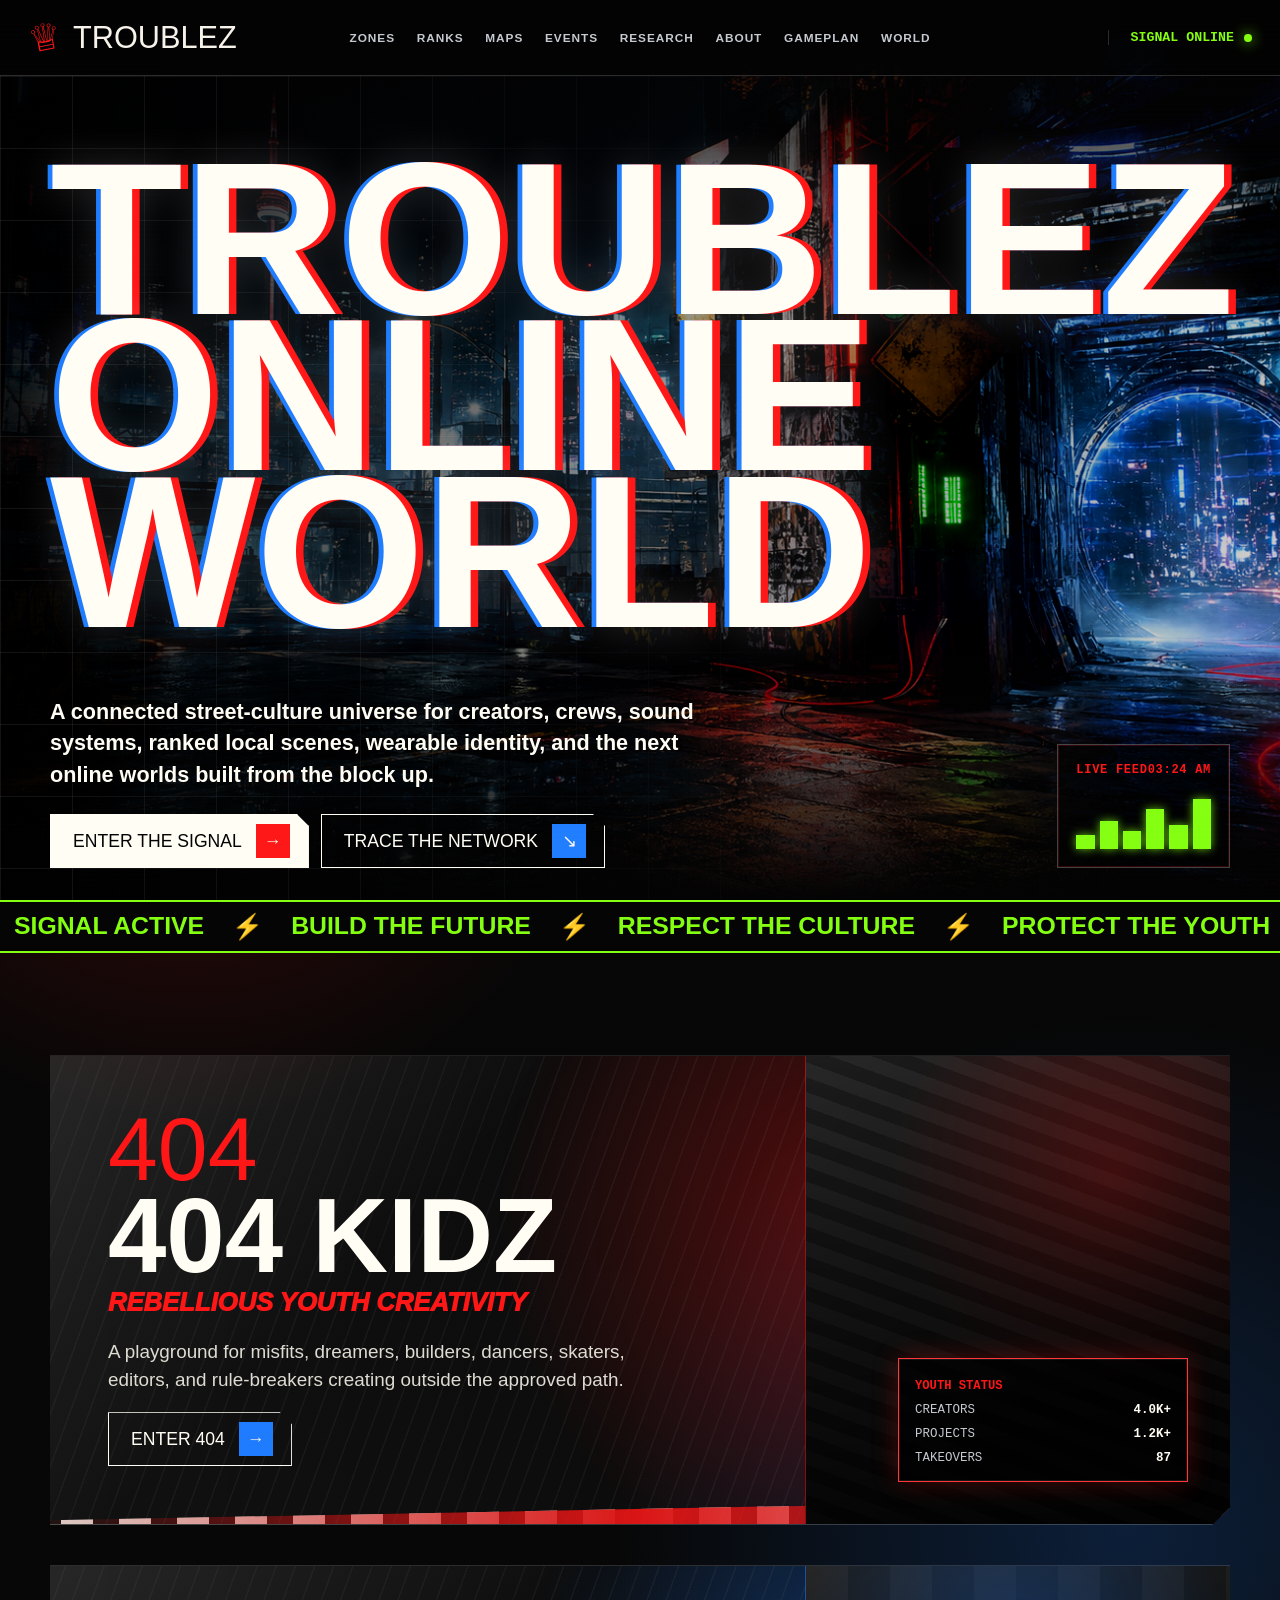
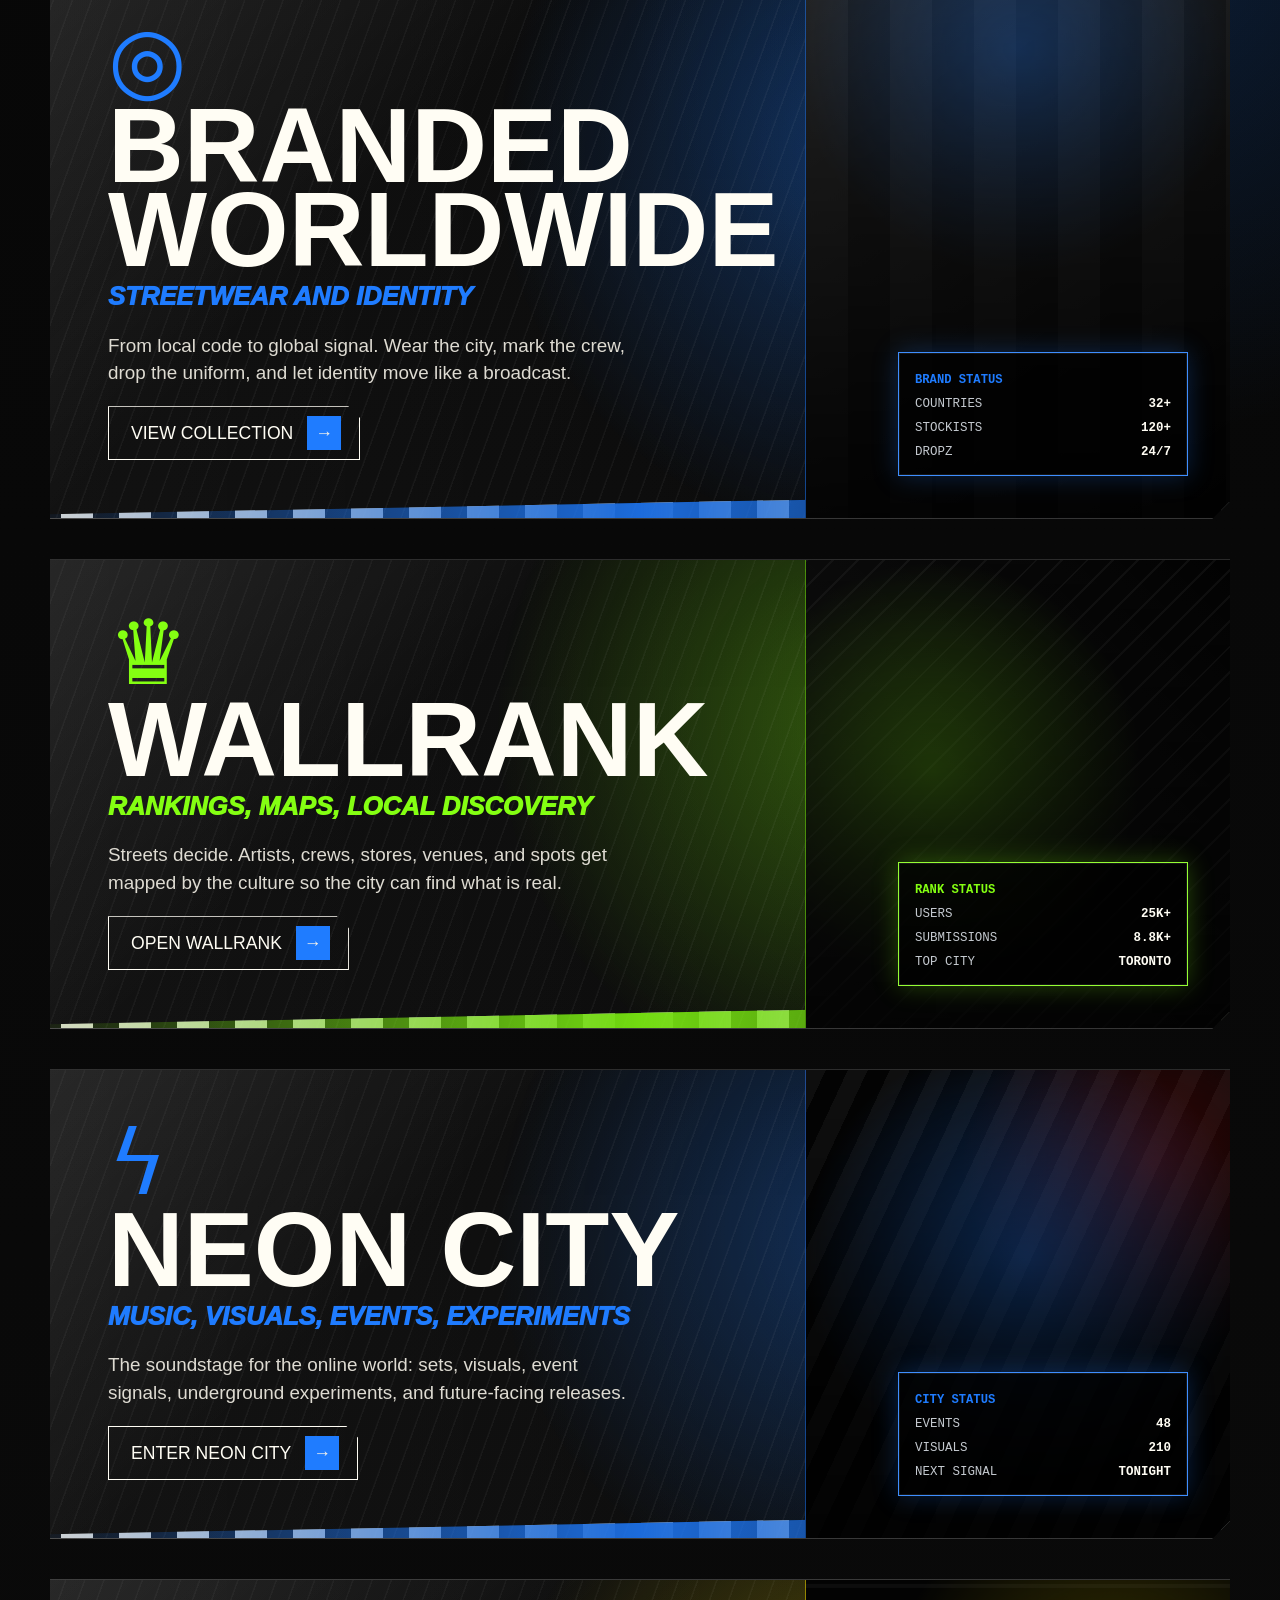
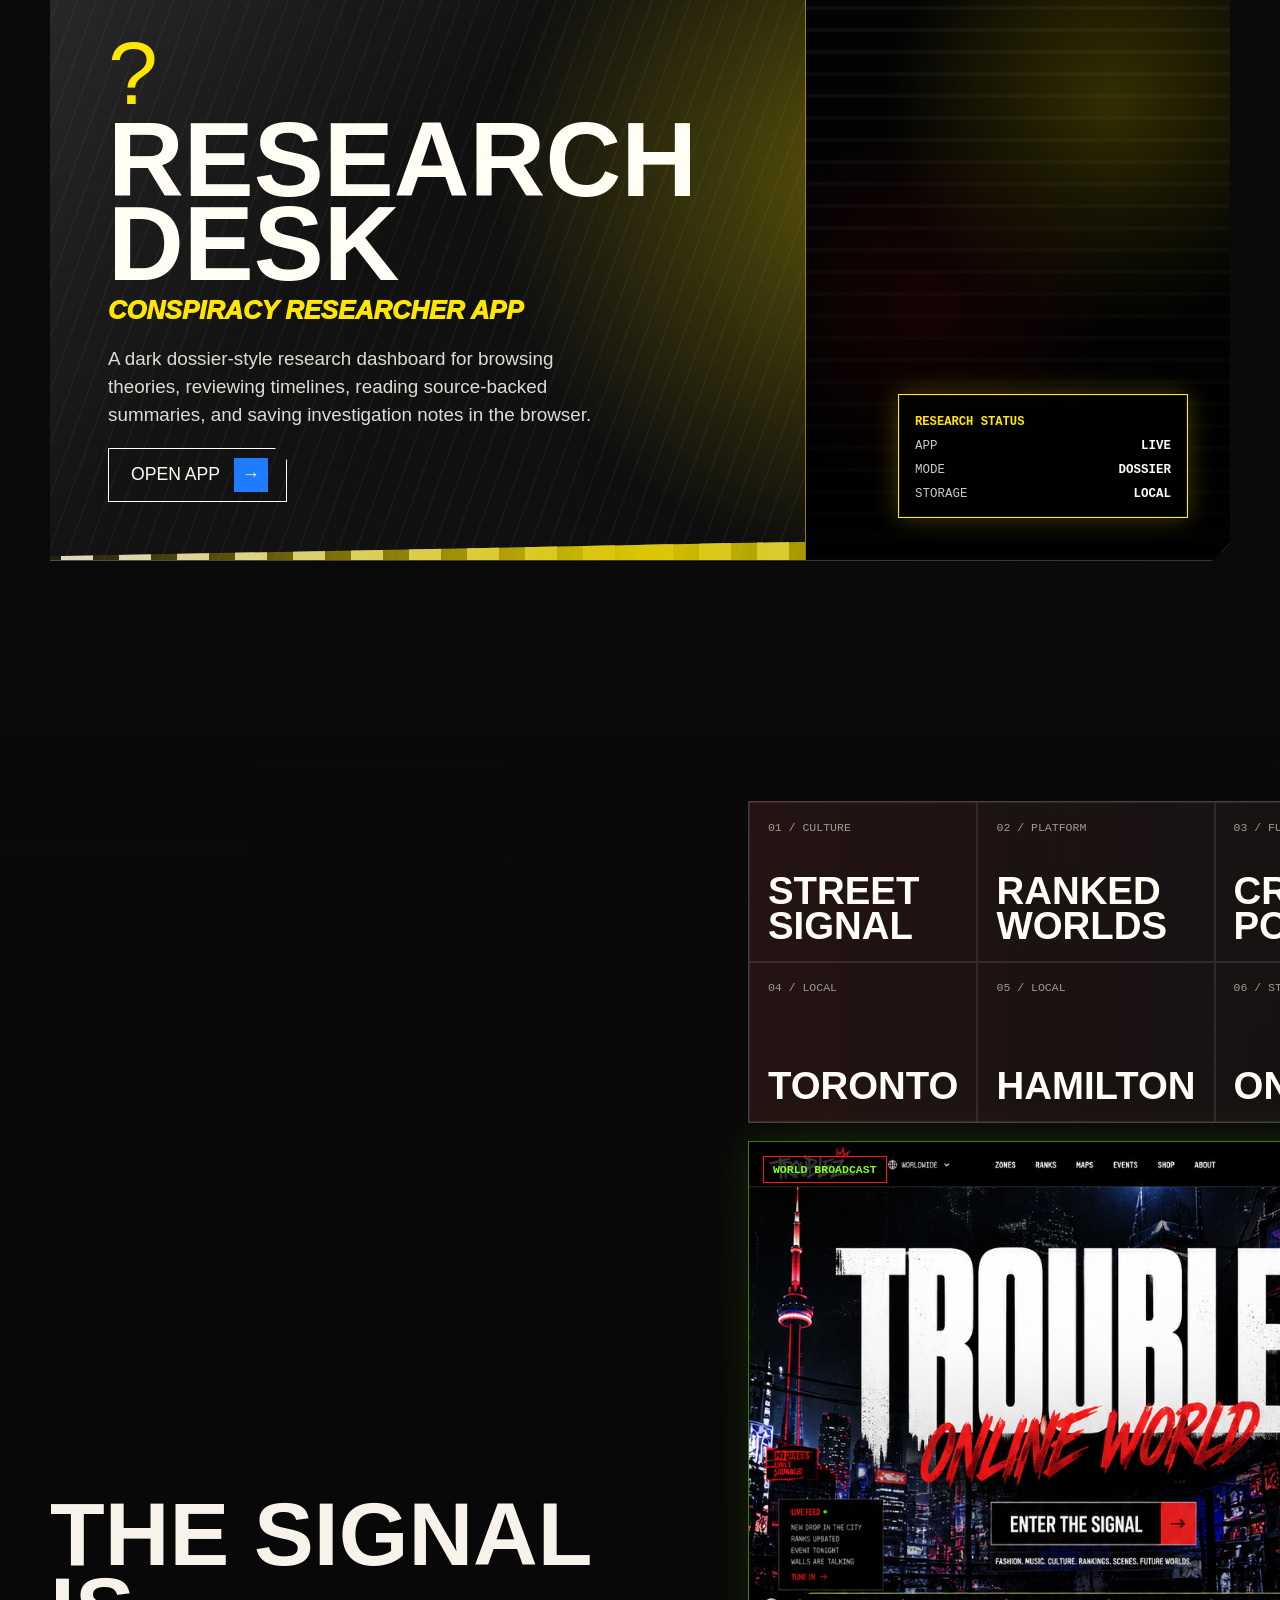
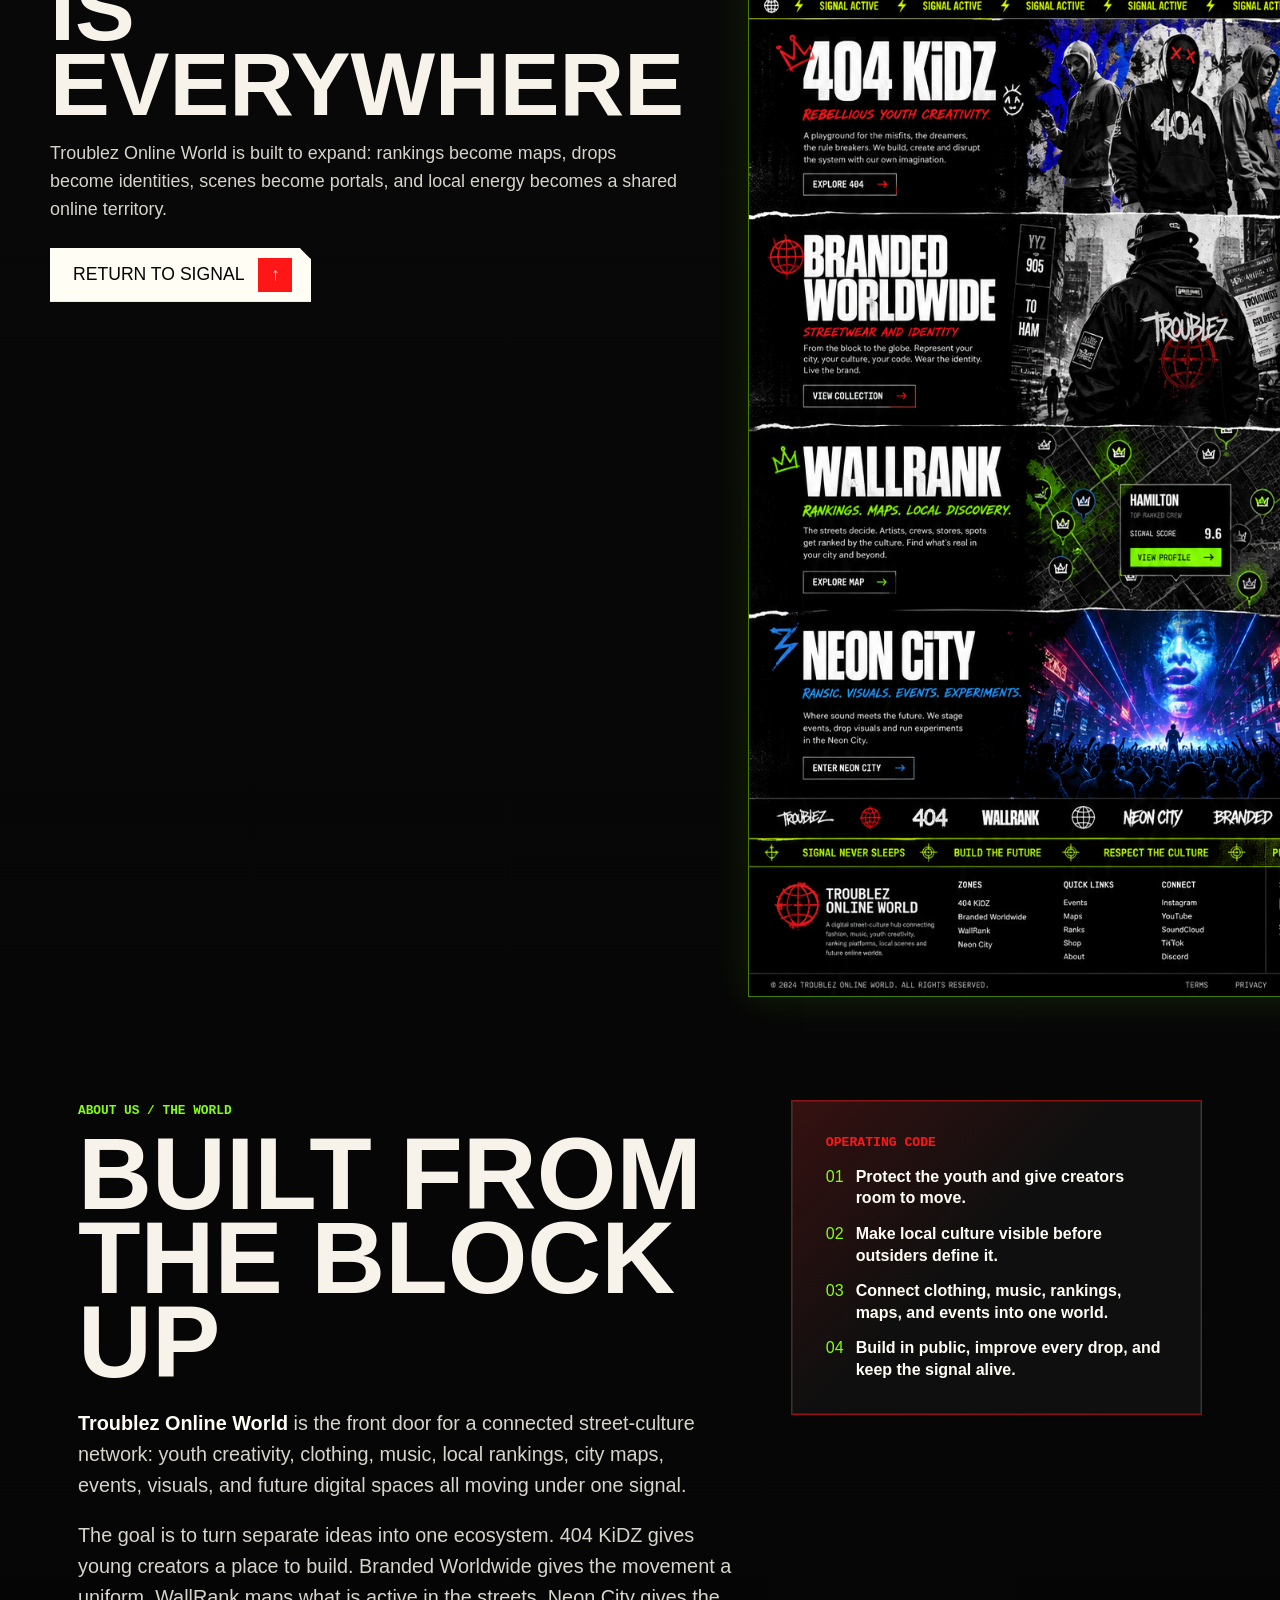
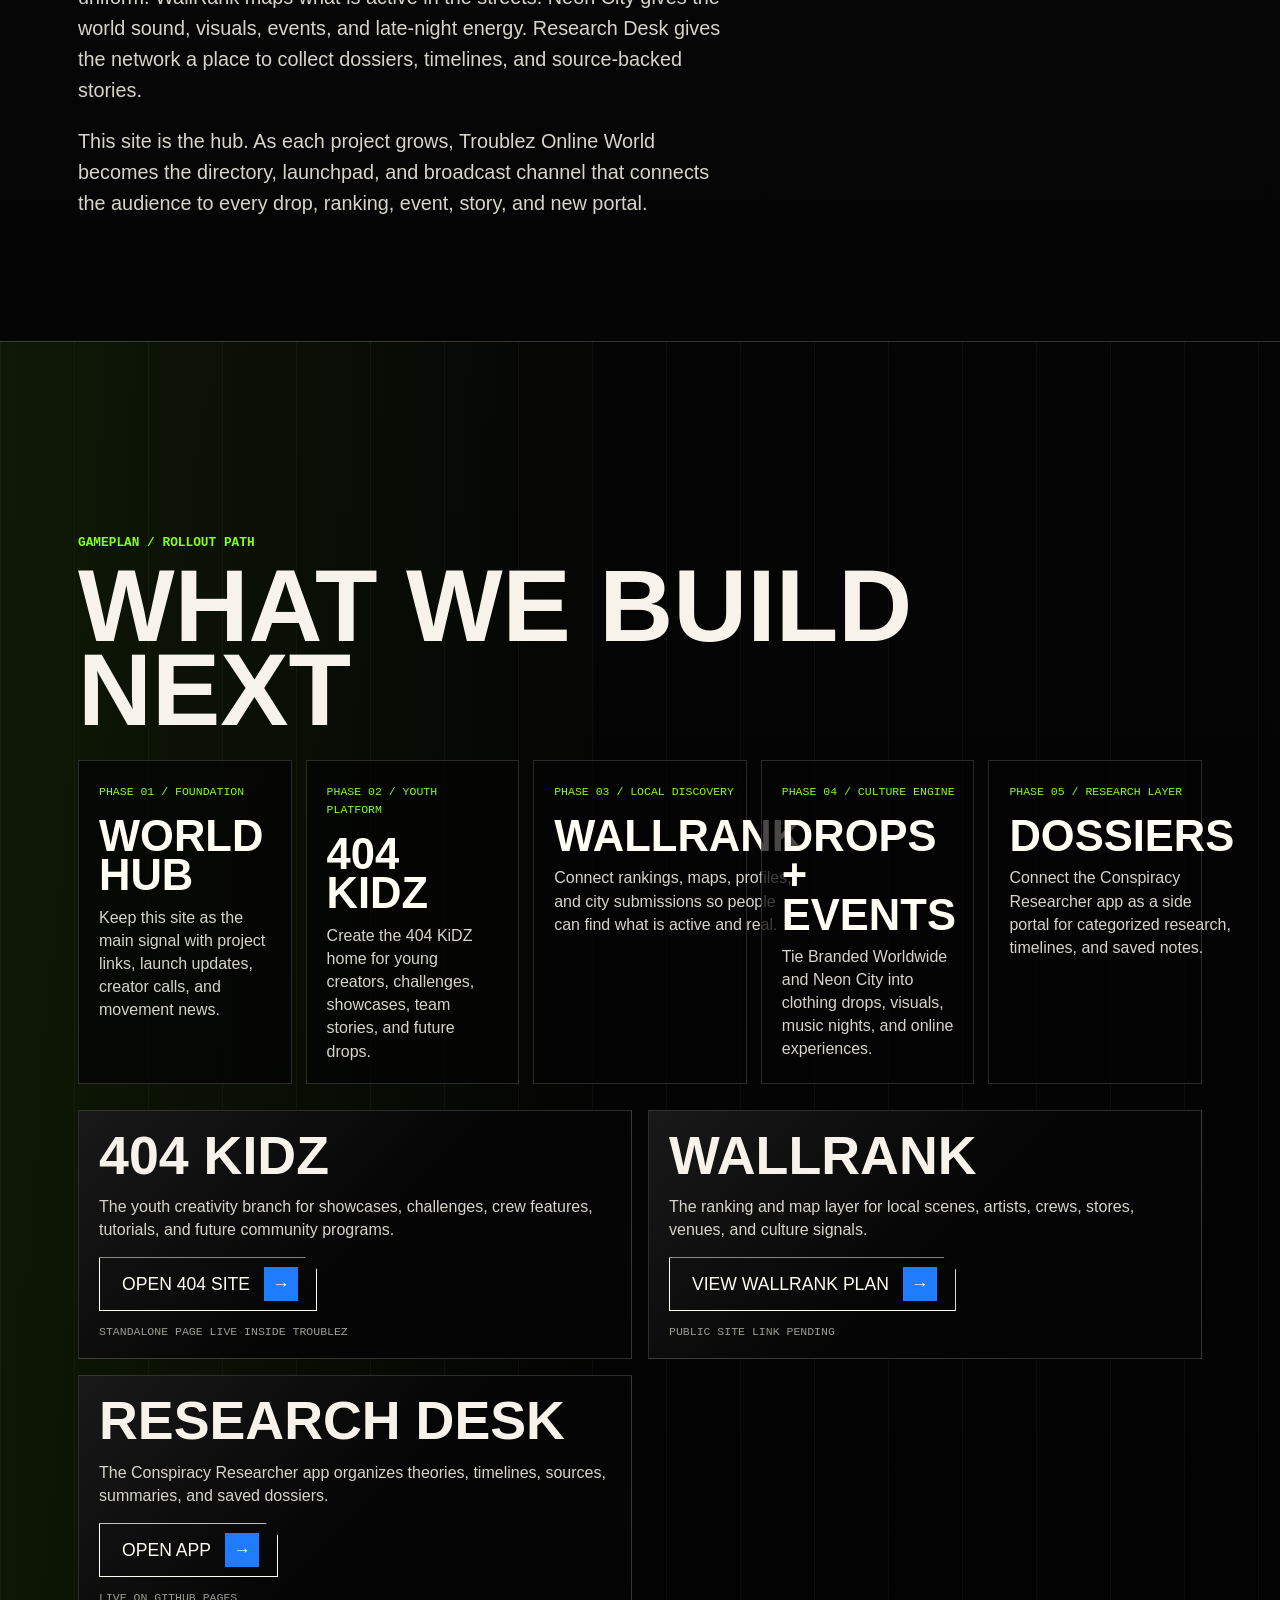
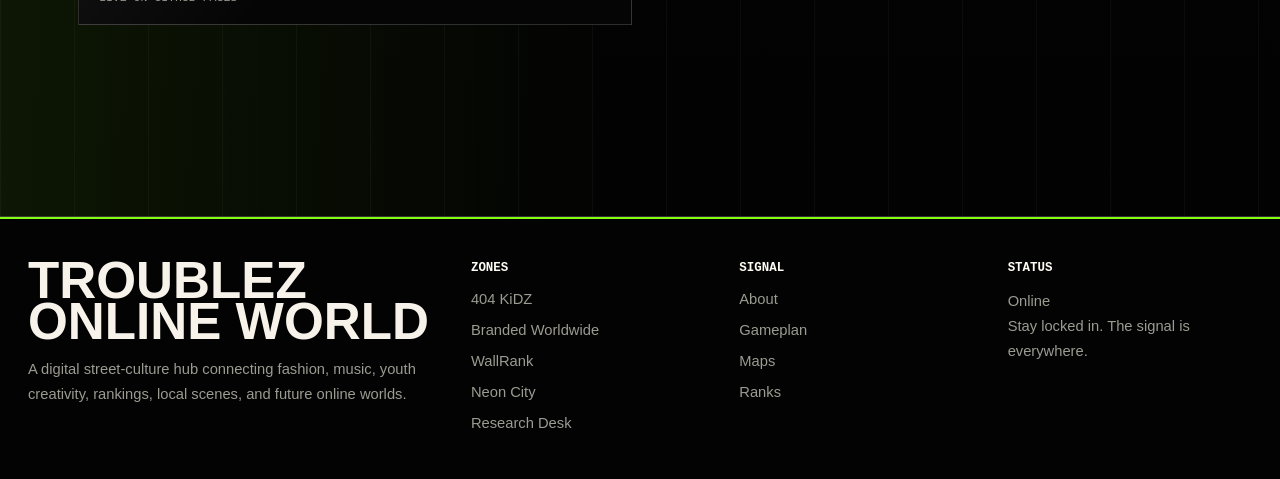
<file: index.html>
<!doctype html>
<html lang="en">
  <head>
    <meta charset="utf-8" />
    <meta name="viewport" content="width=device-width, initial-scale=1" />
    <title>Troublez Online World</title>
    <meta
      name="description"
      content="Troublez Online World is a digital street-culture hub for fashion, music, youth creativity, rankings, local scenes, and future online worlds."
    />
    <style>
      :root {
        --black: #030303;
        --ink: #090909;
        --white: #f7f3ea;
        --paper: #fffdf4;
        --red: #ff1717;
        --blue: #1f7cff;
        --green: #84ff12;
        --yellow: #ffe600;
        --chrome: #c4c9cf;
        --muted: #9b9b92;
        --line: rgba(255, 255, 255, 0.18);
        --font-display: Impact, Haettenschweiler, "Arial Narrow Bold", sans-serif;
        --font-body: "Bahnschrift", "DIN Condensed", "Segoe UI", sans-serif;
      }

      * {
        box-sizing: border-box;
      }

      html {
        scroll-behavior: smooth;
        background: var(--black);
      }

      body {
        margin: 0;
        color: var(--white);
        background:
          radial-gradient(circle at 15% 8%, rgba(255, 23, 23, 0.22), transparent 28rem),
          radial-gradient(circle at 88% 18%, rgba(31, 124, 255, 0.2), transparent 32rem),
          linear-gradient(180deg, #050505 0%, #0a0a0a 42%, #020202 100%);
        font-family: var(--font-body);
        overflow-x: hidden;
      }

      body::before {
        content: "";
        position: fixed;
        inset: 0;
        z-index: 10;
        pointer-events: none;
        background:
          repeating-linear-gradient(
            0deg,
            rgba(255, 255, 255, 0.045) 0,
            rgba(255, 255, 255, 0.045) 1px,
            transparent 1px,
            transparent 5px
          ),
          linear-gradient(90deg, transparent, rgba(255, 255, 255, 0.04), transparent);
        mix-blend-mode: overlay;
        opacity: 0.4;
      }

      a {
        color: inherit;
        text-decoration: none;
      }

      .site-shell {
        min-height: 100vh;
        position: relative;
      }

      .nav {
        position: fixed;
        top: 0;
        left: 0;
        right: 0;
        z-index: 8;
        display: grid;
        grid-template-columns: 1fr auto 1fr;
        align-items: center;
        min-height: 76px;
        padding: 0 28px;
        border-bottom: 1px solid rgba(255, 255, 255, 0.16);
        background: rgba(3, 3, 3, 0.76);
        backdrop-filter: blur(16px);
      }

      .brand-mark {
        display: flex;
        align-items: center;
        gap: 12px;
        font-family: var(--font-display);
        font-size: clamp(1.2rem, 2.4vw, 2rem);
        letter-spacing: 0;
        text-transform: uppercase;
      }

      .brand-mark .crown {
        color: var(--red);
        font-size: 1.2em;
        transform: rotate(-11deg);
      }

      .nav-links {
        display: flex;
        gap: clamp(10px, 1.7vw, 22px);
        color: var(--chrome);
        font-size: 0.74rem;
        font-weight: 800;
        letter-spacing: 0.08em;
        text-transform: uppercase;
      }

      .nav-links a {
        position: relative;
      }

      .nav-links a::after {
        content: "";
        position: absolute;
        left: 0;
        right: 100%;
        bottom: -9px;
        height: 2px;
        background: var(--red);
        transition: right 180ms ease;
      }

      .nav-links a:hover::after {
        right: 0;
      }

      .signal {
        justify-self: end;
        display: flex;
        align-items: center;
        gap: 10px;
        border-left: 1px solid rgba(255, 255, 255, 0.16);
        padding-left: 22px;
        color: var(--green);
        font-family: ui-monospace, "Cascadia Mono", Consolas, monospace;
        font-size: 0.83rem;
        font-weight: 900;
        text-transform: uppercase;
      }

      .signal::after {
        content: "";
        width: 8px;
        height: 8px;
        border-radius: 50%;
        background: var(--green);
        box-shadow: 0 0 14px var(--green);
        animation: pulse 1.2s steps(2, end) infinite;
      }

      .hero {
        position: relative;
        min-height: 100svh;
        display: grid;
        align-items: end;
        padding: 122px 28px 32px;
        isolation: isolate;
        overflow: hidden;
      }

      .hero::before {
        content: "";
        position: absolute;
        inset: 0;
        z-index: -3;
        background-image: url("assets/troublez-hero-city.png");
        background-size: cover;
        background-position: center;
        filter: saturate(1.18) contrast(1.07);
        transform: scale(1.03);
      }

      .hero::after {
        content: "";
        position: absolute;
        inset: 0;
        z-index: -2;
        background:
          linear-gradient(90deg, rgba(0, 0, 0, 0.92), rgba(0, 0, 0, 0.45) 48%, rgba(0, 0, 0, 0.18)),
          linear-gradient(0deg, #030303 0%, transparent 28%, rgba(0, 0, 0, 0.08) 68%, #030303 100%);
      }

      .hero-grid {
        position: absolute;
        inset: 76px 0 0;
        z-index: -1;
        background-image:
          linear-gradient(rgba(255, 255, 255, 0.1) 1px, transparent 1px),
          linear-gradient(90deg, rgba(255, 255, 255, 0.1) 1px, transparent 1px);
        background-size: 72px 72px;
        mask-image: linear-gradient(90deg, rgba(0, 0, 0, 0.75), transparent 70%);
      }

      .hero-content {
        width: min(1180px, 100%);
        margin: 0 auto;
      }

      h1 {
        margin: 0;
        max-width: 1080px;
        font-family: var(--font-display);
        font-size: clamp(5.6rem, 17vw, 18.5rem);
        line-height: 0.72;
        letter-spacing: 0;
        text-transform: uppercase;
        text-wrap: balance;
        color: var(--paper);
        text-shadow:
          0.035em 0 var(--red),
          -0.022em 0 var(--blue),
          0 0 42px rgba(255, 255, 255, 0.16);
      }

      .hero-subline {
        display: grid;
        grid-template-columns: minmax(0, 1fr) auto;
        gap: 24px;
        align-items: end;
        margin-top: clamp(20px, 4vw, 44px);
      }

      .hero-copy {
        max-width: 660px;
        color: var(--paper);
        font-size: clamp(1rem, 1.7vw, 1.35rem);
        line-height: 1.45;
        font-weight: 650;
      }

      .cta-row {
        display: flex;
        flex-wrap: wrap;
        gap: 12px;
        margin-top: 24px;
      }

      .btn {
        position: relative;
        display: inline-grid;
        grid-auto-flow: column;
        align-items: center;
        gap: 14px;
        min-height: 54px;
        padding: 0 18px 0 22px;
        border: 1px solid var(--paper);
        background: var(--paper);
        color: var(--black);
        font-family: var(--font-display);
        font-size: 1.1rem;
        text-transform: uppercase;
        transition:
          transform 180ms ease,
          box-shadow 180ms ease,
          background 180ms ease;
        clip-path: polygon(0 0, calc(100% - 12px) 0, 100% 12px, 100% 100%, 0 100%);
      }

      .btn span {
        display: grid;
        place-items: center;
        width: 34px;
        height: 34px;
        background: var(--red);
        color: var(--white);
      }

      .btn:hover {
        transform: translate(-3px, -3px);
        box-shadow: 7px 7px 0 var(--red);
      }

      .btn.secondary {
        background: transparent;
        color: var(--paper);
      }

      .btn.secondary span {
        background: var(--blue);
      }

      .status-card {
        width: min(320px, 100%);
        padding: 18px;
        border: 1px solid rgba(255, 255, 255, 0.25);
        background: rgba(0, 0, 0, 0.58);
        box-shadow: inset 0 0 0 1px rgba(255, 23, 23, 0.2);
      }

      .status-card strong {
        display: flex;
        justify-content: space-between;
        color: var(--red);
        font-family: ui-monospace, Consolas, monospace;
        font-size: 0.75rem;
        letter-spacing: 0.06em;
        text-transform: uppercase;
      }

      .status-bars {
        display: grid;
        grid-template-columns: repeat(6, 1fr);
        gap: 5px;
        align-items: end;
        height: 54px;
        margin-top: 18px;
      }

      .status-bars i {
        display: block;
        background: var(--green);
        box-shadow: 0 0 10px rgba(132, 255, 18, 0.75);
        animation: equalize 1.1s infinite steps(3, end);
      }

      .status-bars i:nth-child(1) { height: 26%; }
      .status-bars i:nth-child(2) { height: 52%; animation-delay: 100ms; }
      .status-bars i:nth-child(3) { height: 34%; animation-delay: 200ms; }
      .status-bars i:nth-child(4) { height: 74%; animation-delay: 300ms; }
      .status-bars i:nth-child(5) { height: 45%; animation-delay: 400ms; }
      .status-bars i:nth-child(6) { height: 92%; animation-delay: 500ms; }

      .ticker {
        display: flex;
        overflow: hidden;
        border-block: 2px solid var(--green);
        background: #050505;
        color: var(--green);
        font-family: var(--font-display);
        font-size: clamp(1rem, 2vw, 1.55rem);
        text-transform: uppercase;
        white-space: nowrap;
      }

      .ticker-track {
        display: flex;
        gap: 28px;
        min-width: max-content;
        padding: 10px 14px;
        animation: ticker 18s linear infinite;
      }

      .ticker span {
        color: var(--yellow);
      }

      .world-map {
        position: relative;
        padding: clamp(54px, 8vw, 110px) 28px;
      }

      .zone {
        position: relative;
        width: min(1180px, 100%);
        margin: 0 auto clamp(22px, 4vw, 40px);
        display: grid;
        grid-template-columns: minmax(0, 0.88fr) minmax(280px, 0.52fr);
        gap: clamp(18px, 3vw, 36px);
        align-items: stretch;
        min-height: 420px;
        border-top: 1px solid var(--line);
        border-bottom: 1px solid var(--line);
        background:
          linear-gradient(135deg, rgba(255, 255, 255, 0.09), transparent 32%),
          linear-gradient(90deg, rgba(255, 255, 255, 0.04), transparent);
        clip-path: polygon(0 0, 100% 0, 100% calc(100% - 18px), calc(100% - 18px) 100%, 0 100%);
        overflow: hidden;
      }

      .zone::before {
        content: "";
        position: absolute;
        inset: -2px;
        background:
          repeating-linear-gradient(110deg, transparent 0 16px, rgba(255, 255, 255, 0.05) 17px 18px),
          radial-gradient(circle at 70% 35%, color-mix(in srgb, var(--zone-color), transparent 60%), transparent 24rem);
        opacity: 0.82;
        pointer-events: none;
      }

      .zone::after {
        content: "";
        position: absolute;
        left: -4%;
        right: -4%;
        bottom: -7px;
        height: 22px;
        background:
          linear-gradient(90deg, transparent, var(--zone-color), transparent),
          repeating-linear-gradient(90deg, var(--paper) 0 32px, transparent 32px 58px);
        transform: rotate(-1.1deg);
        opacity: 0.85;
      }

      .zone-main,
      .zone-panel {
        position: relative;
        z-index: 1;
      }

      .zone-main {
        padding: clamp(28px, 5vw, 58px);
      }

      .zone-symbol {
        color: var(--zone-color);
        font-family: var(--font-display);
        font-size: clamp(3.2rem, 7vw, 7rem);
        line-height: 0.8;
      }

      .zone h2 {
        margin: 8px 0 0;
        font-family: var(--font-display);
        font-size: clamp(3.4rem, 8.2vw, 9rem);
        line-height: 0.8;
        text-transform: uppercase;
        color: var(--paper);
      }

      .zone h3 {
        margin: 12px 0 22px;
        color: var(--zone-color);
        font-size: clamp(1.1rem, 2vw, 1.7rem);
        font-style: italic;
        font-weight: 950;
        line-height: 1;
        text-transform: uppercase;
      }

      .zone p {
        max-width: 520px;
        color: #dedbd2;
        font-size: clamp(1rem, 1.5vw, 1.18rem);
        line-height: 1.48;
      }

      .zone-panel {
        align-self: stretch;
        display: grid;
        align-content: end;
        padding: clamp(24px, 4vw, 42px);
        background:
          linear-gradient(180deg, rgba(0, 0, 0, 0.18), rgba(0, 0, 0, 0.84)),
          var(--zone-image);
        background-size: cover;
        background-position: center;
        border-left: 1px solid color-mix(in srgb, var(--zone-color), transparent 45%);
        min-height: 330px;
      }

      .mini-panel {
        justify-self: end;
        width: min(290px, 100%);
        padding: 16px;
        border: 1px solid color-mix(in srgb, var(--zone-color), white 14%);
        background: rgba(0, 0, 0, 0.7);
        box-shadow:
          0 0 24px color-mix(in srgb, var(--zone-color), transparent 74%),
          inset 0 0 0 1px rgba(255, 255, 255, 0.08);
      }

      .mini-panel b {
        color: var(--zone-color);
        font-family: ui-monospace, Consolas, monospace;
        font-size: 0.76rem;
        text-transform: uppercase;
      }

      .metric {
        display: flex;
        justify-content: space-between;
        gap: 12px;
        padding-top: 10px;
        color: var(--chrome);
        font-family: ui-monospace, Consolas, monospace;
        font-size: 0.78rem;
        text-transform: uppercase;
      }

      .metric strong {
        color: var(--paper);
      }

      .zone:hover {
        transform: translateY(-4px);
        transition: transform 220ms ease;
      }

      .zone:hover .mini-panel {
        animation: glitch 520ms steps(2, end);
      }

      .kid {
        --zone-color: var(--red);
        --zone-image:
          radial-gradient(circle at 72% 26%, rgba(255, 23, 23, 0.32), transparent 14rem),
          linear-gradient(135deg, rgba(255, 255, 255, 0.12), transparent),
          repeating-linear-gradient(20deg, #141414 0 14px, #050505 14px 28px);
      }

      .brand {
        --zone-color: var(--blue);
        --zone-image:
          radial-gradient(circle at 50% 15%, rgba(31, 124, 255, 0.38), transparent 14rem),
          linear-gradient(145deg, rgba(255, 255, 255, 0.12), transparent),
          repeating-linear-gradient(90deg, #111 0 42px, #060606 42px 84px);
      }

      .rank {
        --zone-color: var(--green);
        --zone-image:
          radial-gradient(circle at 30% 45%, rgba(132, 255, 18, 0.35), transparent 13rem),
          linear-gradient(45deg, rgba(255, 255, 255, 0.08), transparent),
          repeating-linear-gradient(135deg, #111 0 2px, #030303 2px 18px);
      }

      .neon {
        --zone-color: var(--blue);
        --zone-image:
          radial-gradient(circle at 52% 40%, rgba(31, 124, 255, 0.48), transparent 14rem),
          radial-gradient(circle at 82% 20%, rgba(255, 23, 23, 0.25), transparent 12rem),
          repeating-linear-gradient(115deg, #121212 0 18px, #040404 18px 38px);
      }

      .research {
        --zone-color: var(--yellow);
        --zone-image:
          radial-gradient(circle at 72% 22%, rgba(255, 230, 0, 0.28), transparent 14rem),
          radial-gradient(circle at 28% 58%, rgba(255, 23, 23, 0.18), transparent 12rem),
          repeating-linear-gradient(0deg, #101010 0 4px, #040404 4px 22px);
      }

      .network {
        width: min(1180px, 100%);
        margin: clamp(48px, 8vw, 98px) auto;
        display: grid;
        grid-template-columns: 0.9fr 1.1fr;
        gap: clamp(24px, 5vw, 64px);
        align-items: center;
      }

      .network h2 {
        margin: 0;
        font-family: var(--font-display);
        font-size: clamp(3.2rem, 7vw, 8rem);
        line-height: 0.84;
        text-transform: uppercase;
      }

      .network p {
        color: #d7d4ca;
        font-size: clamp(1rem, 1.4vw, 1.22rem);
        line-height: 1.55;
      }

      .signal-board {
        display: grid;
        grid-template-columns: repeat(3, 1fr);
        border: 1px solid var(--line);
        background:
          linear-gradient(90deg, rgba(255, 23, 23, 0.08), transparent),
          rgba(255, 255, 255, 0.035);
      }

      .network-visuals {
        display: grid;
        gap: 18px;
      }

      .world-poster {
        position: relative;
        margin: 0;
        overflow: hidden;
        border: 1px solid rgba(132, 255, 18, 0.48);
        background: #050505;
        box-shadow:
          0 0 36px rgba(132, 255, 18, 0.12),
          inset 0 0 0 1px rgba(255, 255, 255, 0.08);
      }

      .world-poster::before {
        content: "World Broadcast";
        position: absolute;
        top: 14px;
        left: 14px;
        z-index: 1;
        padding: 6px 9px;
        border: 1px solid var(--red);
        background: rgba(0, 0, 0, 0.78);
        color: var(--green);
        font-family: ui-monospace, Consolas, monospace;
        font-size: 0.72rem;
        font-weight: 900;
        text-transform: uppercase;
      }

      .world-poster img {
        display: block;
        width: 100%;
        height: auto;
      }

      .content-section {
        width: min(1180px, 100%);
        margin: clamp(52px, 8vw, 104px) auto;
        padding: 0 28px;
      }

      .section-kicker {
        display: inline-block;
        margin-bottom: 14px;
        color: var(--green);
        font-family: ui-monospace, Consolas, monospace;
        font-size: 0.8rem;
        font-weight: 900;
        text-transform: uppercase;
      }

      .section-title {
        margin: 0;
        font-family: var(--font-display);
        font-size: clamp(3.4rem, 8vw, 8.8rem);
        line-height: 0.82;
        text-transform: uppercase;
      }

      .about-grid {
        display: grid;
        grid-template-columns: minmax(0, 0.86fr) minmax(320px, 0.54fr);
        gap: clamp(22px, 5vw, 58px);
        align-items: start;
      }

      .about-copy {
        margin-top: 24px;
        color: #d7d4ca;
        font-size: clamp(1rem, 1.55vw, 1.24rem);
        line-height: 1.56;
      }

      .about-copy strong {
        color: var(--paper);
      }

      .manifesto-panel {
        padding: clamp(22px, 4vw, 34px);
        border: 1px solid rgba(255, 23, 23, 0.5);
        background:
          linear-gradient(135deg, rgba(255, 23, 23, 0.16), transparent 46%),
          rgba(255, 255, 255, 0.035);
        box-shadow: inset 0 0 0 1px rgba(255, 255, 255, 0.08);
      }

      .manifesto-panel h3 {
        margin: 0 0 16px;
        color: var(--red);
        font-family: ui-monospace, Consolas, monospace;
        font-size: 0.82rem;
        text-transform: uppercase;
      }

      .manifesto-list {
        display: grid;
        gap: 14px;
        margin: 0;
        padding: 0;
        list-style: none;
      }

      .manifesto-list li {
        display: grid;
        grid-template-columns: auto 1fr;
        gap: 12px;
        color: var(--paper);
        font-size: 1rem;
        line-height: 1.35;
      }

      .manifesto-list span {
        color: var(--green);
        font-family: var(--font-display);
      }

      .gameplan {
        border-block: 1px solid var(--line);
        padding-block: clamp(48px, 7vw, 88px);
        background:
          linear-gradient(90deg, rgba(132, 255, 18, 0.08), transparent 48%),
          repeating-linear-gradient(90deg, rgba(255, 255, 255, 0.035) 0 1px, transparent 1px 74px);
      }

      .gameplan-grid {
        display: grid;
        grid-template-columns: repeat(auto-fit, minmax(190px, 1fr));
        gap: 14px;
        margin-top: 28px;
      }

      .phase-card {
        min-height: 240px;
        padding: 20px;
        border: 1px solid rgba(255, 255, 255, 0.15);
        background: rgba(3, 3, 3, 0.72);
        display: grid;
        align-content: space-between;
      }

      .phase-card span {
        color: var(--green);
        font-family: ui-monospace, Consolas, monospace;
        font-size: 0.72rem;
        text-transform: uppercase;
      }

      .phase-card h3 {
        margin: 18px 0 10px;
        color: var(--paper);
        font-family: var(--font-display);
        font-size: clamp(2rem, 3.4vw, 3.2rem);
        line-height: 0.9;
        text-transform: uppercase;
      }

      .phase-card p {
        margin: 0;
        color: #d7d4ca;
        line-height: 1.45;
      }

      .link-card-grid {
        display: grid;
        grid-template-columns: repeat(2, 1fr);
        gap: 16px;
        margin-top: 26px;
      }

      .link-card {
        min-height: 190px;
        padding: 20px;
        border: 1px solid rgba(255, 255, 255, 0.16);
        background:
          linear-gradient(135deg, rgba(255, 255, 255, 0.08), transparent 52%),
          #050505;
      }

      .link-card h3 {
        margin: 0 0 10px;
        font-family: var(--font-display);
        font-size: clamp(2.2rem, 4.2vw, 4.2rem);
        line-height: 0.9;
        text-transform: uppercase;
      }

      .link-card p {
        color: #d7d4ca;
        line-height: 1.45;
      }

      .link-card small {
        display: block;
        margin-top: 14px;
        color: var(--muted);
        font-family: ui-monospace, Consolas, monospace;
        font-size: 0.72rem;
        text-transform: uppercase;
      }

      .signal-tile {
        min-height: 160px;
        padding: 18px;
        border: 1px solid rgba(255, 255, 255, 0.1);
        display: grid;
        align-content: space-between;
      }

      .signal-tile span {
        color: var(--muted);
        font-family: ui-monospace, Consolas, monospace;
        font-size: 0.72rem;
        text-transform: uppercase;
      }

      .signal-tile strong {
        color: var(--paper);
        font-family: var(--font-display);
        font-size: clamp(1.7rem, 3vw, 3rem);
        line-height: 0.9;
        text-transform: uppercase;
      }

      .footer {
        display: grid;
        grid-template-columns: 1.2fr repeat(3, 0.7fr);
        gap: 24px;
        padding: 42px 28px;
        border-top: 2px solid var(--green);
        background: #030303;
      }

      .footer h2 {
        margin: 0;
        font-family: var(--font-display);
        font-size: clamp(2rem, 4vw, 4.8rem);
        line-height: 0.8;
        text-transform: uppercase;
      }

      .footer p,
      .footer a {
        color: var(--muted);
        font-size: 0.92rem;
        line-height: 1.7;
      }

      .footer h4 {
        margin: 0 0 12px;
        color: var(--paper);
        font-family: ui-monospace, Consolas, monospace;
        font-size: 0.78rem;
        text-transform: uppercase;
      }

      .footer-links {
        display: grid;
        gap: 6px;
      }

      @keyframes ticker {
        to {
          transform: translateX(-50%);
        }
      }

      @keyframes pulse {
        50% {
          opacity: 0.35;
        }
      }

      @keyframes equalize {
        50% {
          transform: scaleY(0.62);
        }
      }

      @keyframes glitch {
        0% { transform: translate(0); }
        25% { transform: translate(5px, -2px); }
        50% { transform: translate(-3px, 2px); }
        75% { transform: translate(2px, 1px); }
        100% { transform: translate(0); }
      }

      @media (prefers-reduced-motion: reduce) {
        *,
        *::before,
        *::after {
          animation-duration: 1ms !important;
          animation-iteration-count: 1 !important;
          scroll-behavior: auto !important;
          transition-duration: 1ms !important;
        }
      }

      @media (max-width: 860px) {
        .nav {
          grid-template-columns: 1fr auto;
          min-height: 68px;
          padding: 0 18px;
        }

        .nav-links {
          display: none;
        }

        .signal {
          font-size: 0.72rem;
          padding-left: 14px;
        }

        .hero {
          padding: 100px 18px 24px;
        }

        .hero-subline,
        .zone,
        .network,
        .about-grid,
        .gameplan-grid,
        .link-card-grid,
        .footer {
          grid-template-columns: 1fr;
        }

        .status-card {
          width: 100%;
        }

        .zone-main {
          padding: 28px 22px;
        }

        .zone-panel {
          border-left: 0;
          border-top: 1px solid color-mix(in srgb, var(--zone-color), transparent 45%);
        }

        .signal-board {
          grid-template-columns: 1fr;
        }

        .network-visuals {
          gap: 14px;
        }

        .network {
          padding-inline: 18px;
        }

        .content-section {
          padding-inline: 18px;
        }

        .network h2 {
          font-size: clamp(3rem, 16vw, 5.2rem);
        }

        .footer {
          padding-inline: 18px;
        }
      }

      @media (max-width: 520px) {
        .brand-mark {
          font-size: 1.02rem;
        }

        .signal {
          max-width: 120px;
        }

        h1 {
          font-size: clamp(4.4rem, 22vw, 6.8rem);
        }

        .cta-row {
          display: grid;
        }

        .btn {
          width: 100%;
          justify-content: space-between;
        }

        .zone h2 {
          font-size: clamp(3.2rem, 18vw, 5.4rem);
        }
      }
    </style>
  </head>
  <body>
    <div class="site-shell">
      <nav class="nav" aria-label="Primary navigation">
        <a class="brand-mark" href="#top" aria-label="Troublez Online World home">
          <span class="crown">♕</span>
          <span>Troublez</span>
        </a>
        <div class="nav-links">
          <a href="#zones">Zones</a>
          <a href="#wallrank">Ranks</a>
          <a href="#wallrank">Maps</a>
          <a href="#neon-city">Events</a>
          <a href="#research-desk">Research</a>
          <a href="#about">About</a>
          <a href="#gameplan">Gameplan</a>
          <a href="#network">World</a>
        </div>
        <div class="signal" aria-label="Signal status online">Signal Online</div>
      </nav>

      <header class="hero" id="top">
        <div class="hero-grid" aria-hidden="true"></div>
        <div class="hero-content">
          <h1>Troublez Online World</h1>
          <div class="hero-subline">
            <div>
              <p class="hero-copy">
                A connected street-culture universe for creators, crews, sound systems, ranked local scenes,
                wearable identity, and the next online worlds built from the block up.
              </p>
              <div class="cta-row">
                <a class="btn" href="#zones">Enter the Signal <span>→</span></a>
                <a class="btn secondary" href="#network">Trace the Network <span>↘</span></a>
              </div>
            </div>
            <aside class="status-card" aria-label="Live feed">
              <strong><span>Live Feed</span><span>03:24 AM</span></strong>
              <div class="status-bars" aria-hidden="true">
                <i></i><i></i><i></i><i></i><i></i><i></i>
              </div>
            </aside>
          </div>
        </div>
      </header>

      <div class="ticker" aria-hidden="true">
        <div class="ticker-track">
          <b>Signal active</b><span>⚡</span><b>Build the future</b><span>⚡</span><b>Respect the culture</b><span>⚡</span><b>Protect the youth</b><span>⚡</span>
          <b>Signal active</b><span>⚡</span><b>Build the future</b><span>⚡</span><b>Respect the culture</b><span>⚡</span><b>Protect the youth</b><span>⚡</span>
        </div>
      </div>

      <main>
        <section class="world-map" id="zones" aria-label="Troublez project zones">
          <article class="zone kid" id="404-kidz">
            <div class="zone-main">
              <div class="zone-symbol">404</div>
              <h2>404 KiDZ</h2>
              <h3>Rebellious youth creativity</h3>
              <p>
                A playground for misfits, dreamers, builders, dancers, skaters, editors, and rule-breakers
                creating outside the approved path.
              </p>
              <a class="btn secondary" href="404-kidz.html">Enter 404 <span>→</span></a>
            </div>
            <div class="zone-panel">
              <div class="mini-panel">
                <b>Youth status</b>
                <div class="metric"><span>Creators</span><strong>4.0K+</strong></div>
                <div class="metric"><span>Projects</span><strong>1.2K+</strong></div>
                <div class="metric"><span>Takeovers</span><strong>87</strong></div>
              </div>
            </div>
          </article>

          <article class="zone brand" id="branded-worldwide">
            <div class="zone-main">
              <div class="zone-symbol">◎</div>
              <h2>Branded Worldwide</h2>
              <h3>Streetwear and identity</h3>
              <p>
                From local code to global signal. Wear the city, mark the crew, drop the uniform, and let
                identity move like a broadcast.
              </p>
              <a class="btn secondary" href="#branded-worldwide">View collection <span>→</span></a>
            </div>
            <div class="zone-panel">
              <div class="mini-panel">
                <b>Brand status</b>
                <div class="metric"><span>Countries</span><strong>32+</strong></div>
                <div class="metric"><span>Stockists</span><strong>120+</strong></div>
                <div class="metric"><span>Dropz</span><strong>24/7</strong></div>
              </div>
            </div>
          </article>

          <article class="zone rank" id="wallrank">
            <div class="zone-main">
              <div class="zone-symbol">♛</div>
              <h2>WallRank</h2>
              <h3>Rankings, maps, local discovery</h3>
              <p>
                Streets decide. Artists, crews, stores, venues, and spots get mapped by the culture so the
                city can find what is real.
              </p>
              <a class="btn secondary" href="#gameplan">Open WallRank <span>→</span></a>
            </div>
            <div class="zone-panel">
              <div class="mini-panel">
                <b>Rank status</b>
                <div class="metric"><span>Users</span><strong>25K+</strong></div>
                <div class="metric"><span>Submissions</span><strong>8.8K+</strong></div>
                <div class="metric"><span>Top city</span><strong>Toronto</strong></div>
              </div>
            </div>
          </article>

          <article class="zone neon" id="neon-city">
            <div class="zone-main">
              <div class="zone-symbol">ϟ</div>
              <h2>Neon City</h2>
              <h3>Music, visuals, events, experiments</h3>
              <p>
                The soundstage for the online world: sets, visuals, event signals, underground experiments,
                and future-facing releases.
              </p>
              <a class="btn secondary" href="#neon-city">Enter Neon City <span>→</span></a>
            </div>
            <div class="zone-panel">
              <div class="mini-panel">
                <b>City status</b>
                <div class="metric"><span>Events</span><strong>48</strong></div>
                <div class="metric"><span>Visuals</span><strong>210</strong></div>
                <div class="metric"><span>Next signal</span><strong>Tonight</strong></div>
              </div>
            </div>
          </article>

          <article class="zone research" id="research-desk">
            <div class="zone-main">
              <div class="zone-symbol">?</div>
              <h2>Research Desk</h2>
              <h3>Conspiracy Researcher app</h3>
              <p>
                A dark dossier-style research dashboard for browsing theories, reviewing timelines,
                reading source-backed summaries, and saving investigation notes in the browser.
              </p>
              <a class="btn secondary" href="https://troublez905.github.io/Conspiracy-Researcher/" target="_blank" rel="noopener">Open app <span>→</span></a>
            </div>
            <div class="zone-panel">
              <div class="mini-panel">
                <b>Research status</b>
                <div class="metric"><span>App</span><strong>Live</strong></div>
                <div class="metric"><span>Mode</span><strong>Dossier</strong></div>
                <div class="metric"><span>Storage</span><strong>Local</strong></div>
              </div>
            </div>
          </article>
        </section>

        <section class="network" id="network">
          <div>
            <h2>The signal is everywhere</h2>
            <p>
              Troublez Online World is built to expand: rankings become maps, drops become identities,
              scenes become portals, and local energy becomes a shared online territory.
            </p>
            <div class="cta-row">
              <a class="btn" href="#top">Return to signal <span>↑</span></a>
            </div>
          </div>
          <div class="network-visuals">
            <div class="signal-board" aria-label="Platform pillars">
              <div class="signal-tile"><span>01 / Culture</span><strong>Street signal</strong></div>
              <div class="signal-tile"><span>02 / Platform</span><strong>Ranked worlds</strong></div>
              <div class="signal-tile"><span>03 / Future</span><strong>Creator portals</strong></div>
              <div class="signal-tile"><span>04 / Local</span><strong>Toronto</strong></div>
              <div class="signal-tile"><span>05 / Local</span><strong>Hamilton</strong></div>
              <div class="signal-tile"><span>06 / Status</span><strong>Online</strong></div>
            </div>
            <figure class="world-poster">
              <img
                src="assets/troublez-world-poster.png"
                alt="Troublez Online World poster showing the full street-culture landing page concept"
                loading="lazy"
              />
            </figure>
          </div>
        </section>

        <section class="content-section about-grid" id="about" aria-label="About Troublez Online World">
          <div>
            <span class="section-kicker">About us / The world</span>
            <h2 class="section-title">Built from the block up</h2>
            <div class="about-copy">
              <p>
                <strong>Troublez Online World</strong> is the front door for a connected street-culture network:
                youth creativity, clothing, music, local rankings, city maps, events, visuals, and future digital spaces
                all moving under one signal.
              </p>
              <p>
                The goal is to turn separate ideas into one ecosystem. 404 KiDZ gives young creators a place to build.
                Branded Worldwide gives the movement a uniform. WallRank maps what is active in the streets. Neon City
                gives the world sound, visuals, events, and late-night energy. Research Desk gives the network a place
                to collect dossiers, timelines, and source-backed stories.
              </p>
              <p>
                This site is the hub. As each project grows, Troublez Online World becomes the directory, launchpad,
                and broadcast channel that connects the audience to every drop, ranking, event, story, and new portal.
              </p>
            </div>
          </div>
          <aside class="manifesto-panel">
            <h3>Operating code</h3>
            <ul class="manifesto-list">
              <li><span>01</span><strong>Protect the youth and give creators room to move.</strong></li>
              <li><span>02</span><strong>Make local culture visible before outsiders define it.</strong></li>
              <li><span>03</span><strong>Connect clothing, music, rankings, maps, and events into one world.</strong></li>
              <li><span>04</span><strong>Build in public, improve every drop, and keep the signal alive.</strong></li>
            </ul>
          </aside>
        </section>

        <section class="gameplan" id="gameplan" aria-label="Troublez Online World gameplan">
          <div class="content-section">
            <span class="section-kicker">Gameplan / Rollout path</span>
            <h2 class="section-title">What we build next</h2>
            <div class="gameplan-grid">
              <article class="phase-card">
                <div>
                  <span>Phase 01 / Foundation</span>
                  <h3>World hub</h3>
                  <p>Keep this site as the main signal with project links, launch updates, creator calls, and movement news.</p>
                </div>
              </article>
              <article class="phase-card">
                <div>
                  <span>Phase 02 / Youth platform</span>
                  <h3>404 KiDZ</h3>
                  <p>Create the 404 KiDZ home for young creators, challenges, showcases, team stories, and future drops.</p>
                </div>
              </article>
              <article class="phase-card">
                <div>
                  <span>Phase 03 / Local discovery</span>
                  <h3>WallRank</h3>
                  <p>Connect rankings, maps, profiles, and city submissions so people can find what is active and real.</p>
                </div>
              </article>
              <article class="phase-card">
                <div>
                  <span>Phase 04 / Culture engine</span>
                  <h3>Drops + events</h3>
                  <p>Tie Branded Worldwide and Neon City into clothing drops, visuals, music nights, and online experiences.</p>
                </div>
              </article>
              <article class="phase-card">
                <div>
                  <span>Phase 05 / Research layer</span>
                  <h3>Dossiers</h3>
                  <p>Connect the Conspiracy Researcher app as a side portal for categorized research, timelines, and saved notes.</p>
                </div>
              </article>
            </div>

            <div class="link-card-grid" aria-label="Project links">
              <article class="link-card">
                <h3>404 KiDZ</h3>
                <p>
                  The youth creativity branch for showcases, challenges, crew features, tutorials, and future community programs.
                </p>
                <a class="btn secondary" href="404-kidz.html">Open 404 site <span>→</span></a>
                <small>Standalone page live inside Troublez</small>
              </article>
              <article class="link-card">
                <h3>WallRank</h3>
                <p>
                  The ranking and map layer for local scenes, artists, crews, stores, venues, and culture signals.
                </p>
                <a class="btn secondary" href="#wallrank">View WallRank plan <span>→</span></a>
                <small>Public site link pending</small>
              </article>
              <article class="link-card">
                <h3>Research Desk</h3>
                <p>
                  The Conspiracy Researcher app organizes theories, timelines, sources, summaries, and saved dossiers.
                </p>
                <a class="btn secondary" href="https://troublez905.github.io/Conspiracy-Researcher/" target="_blank" rel="noopener">Open app <span>→</span></a>
                <small>Live on GitHub Pages</small>
              </article>
            </div>
          </div>
        </section>
      </main>

      <footer class="footer">
        <div>
          <h2>Troublez Online World</h2>
          <p>
            A digital street-culture hub connecting fashion, music, youth creativity, rankings,
            local scenes, and future online worlds.
          </p>
        </div>
        <div>
          <h4>Zones</h4>
          <div class="footer-links">
            <a href="404-kidz.html">404 KiDZ</a>
            <a href="#branded-worldwide">Branded Worldwide</a>
            <a href="#wallrank">WallRank</a>
            <a href="#neon-city">Neon City</a>
            <a href="https://troublez905.github.io/Conspiracy-Researcher/" target="_blank" rel="noopener">Research Desk</a>
          </div>
        </div>
        <div>
          <h4>Signal</h4>
          <div class="footer-links">
            <a href="#about">About</a>
            <a href="#gameplan">Gameplan</a>
            <a href="#network">Maps</a>
            <a href="#network">Ranks</a>
          </div>
        </div>
        <div>
          <h4>Status</h4>
          <p>Online<br />Stay locked in. The signal is everywhere.</p>
        </div>
      </footer>
    </div>
  </body>
</html>
</file>
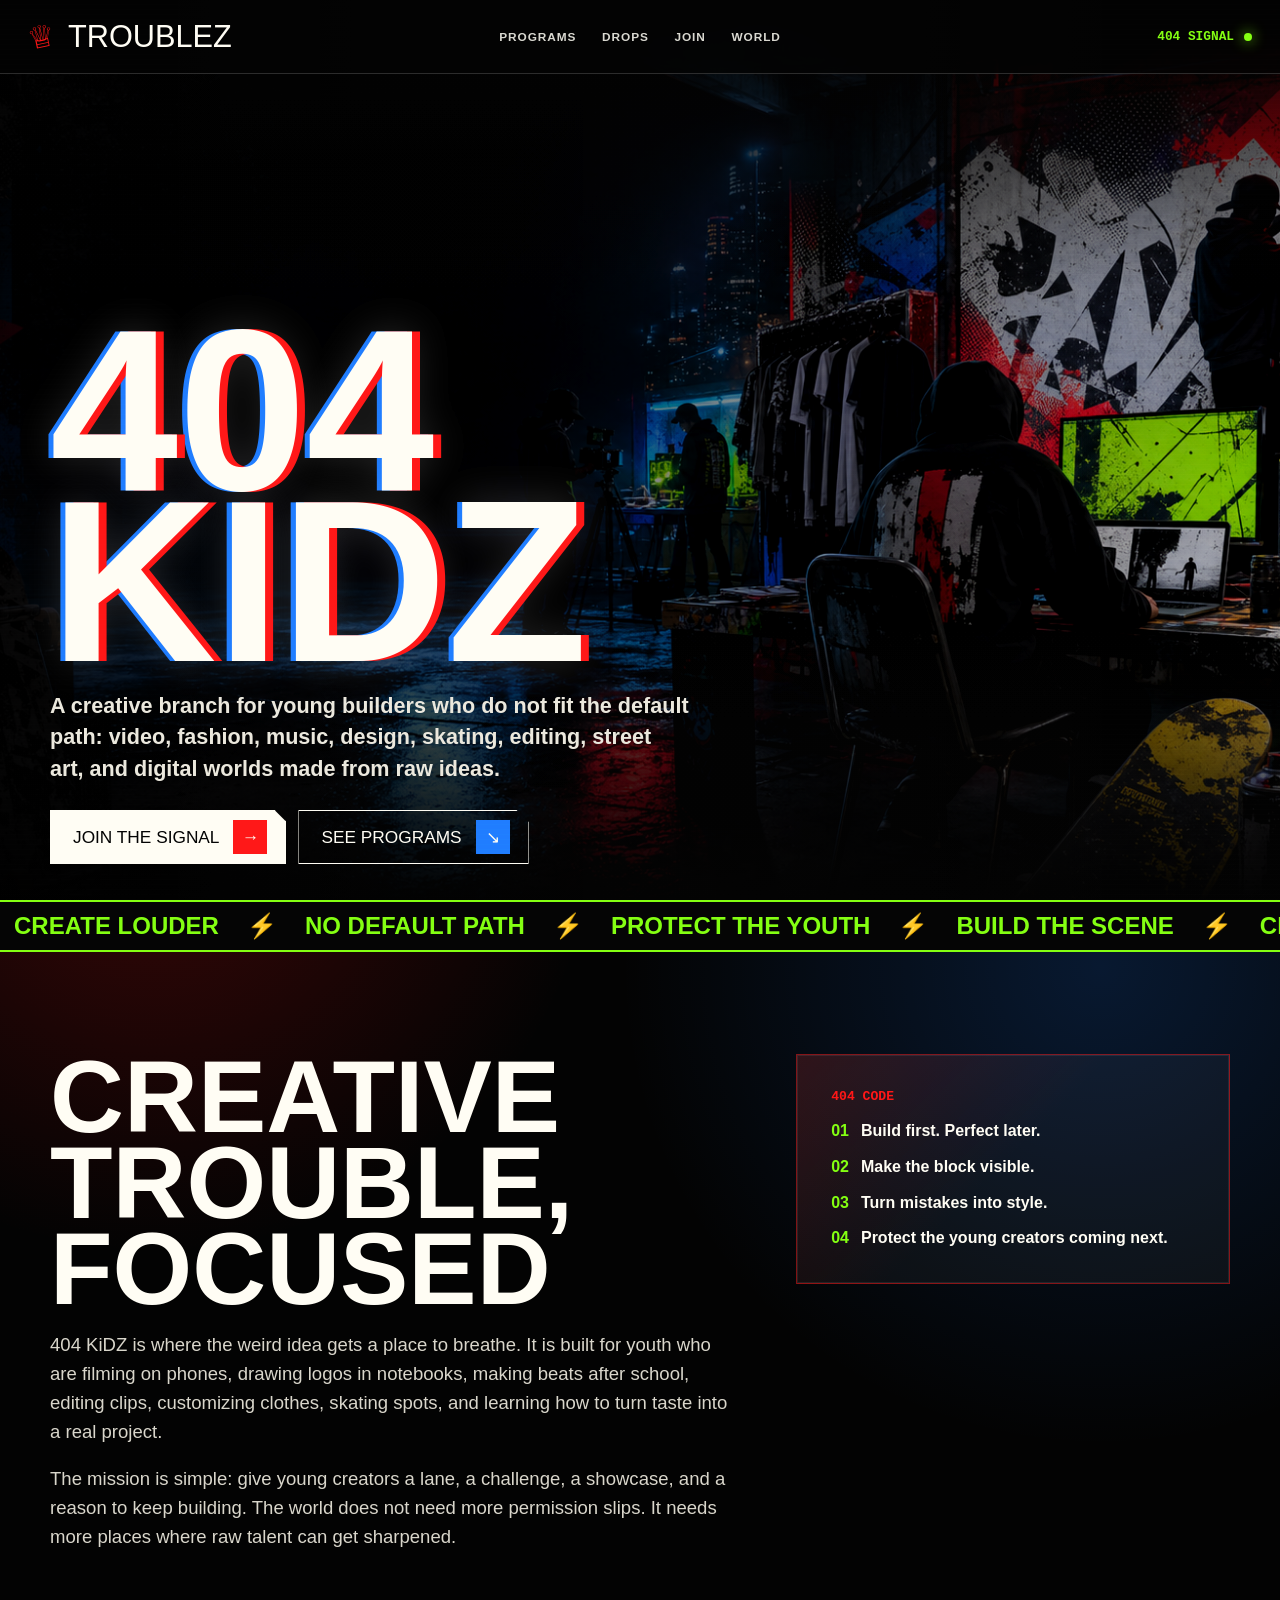
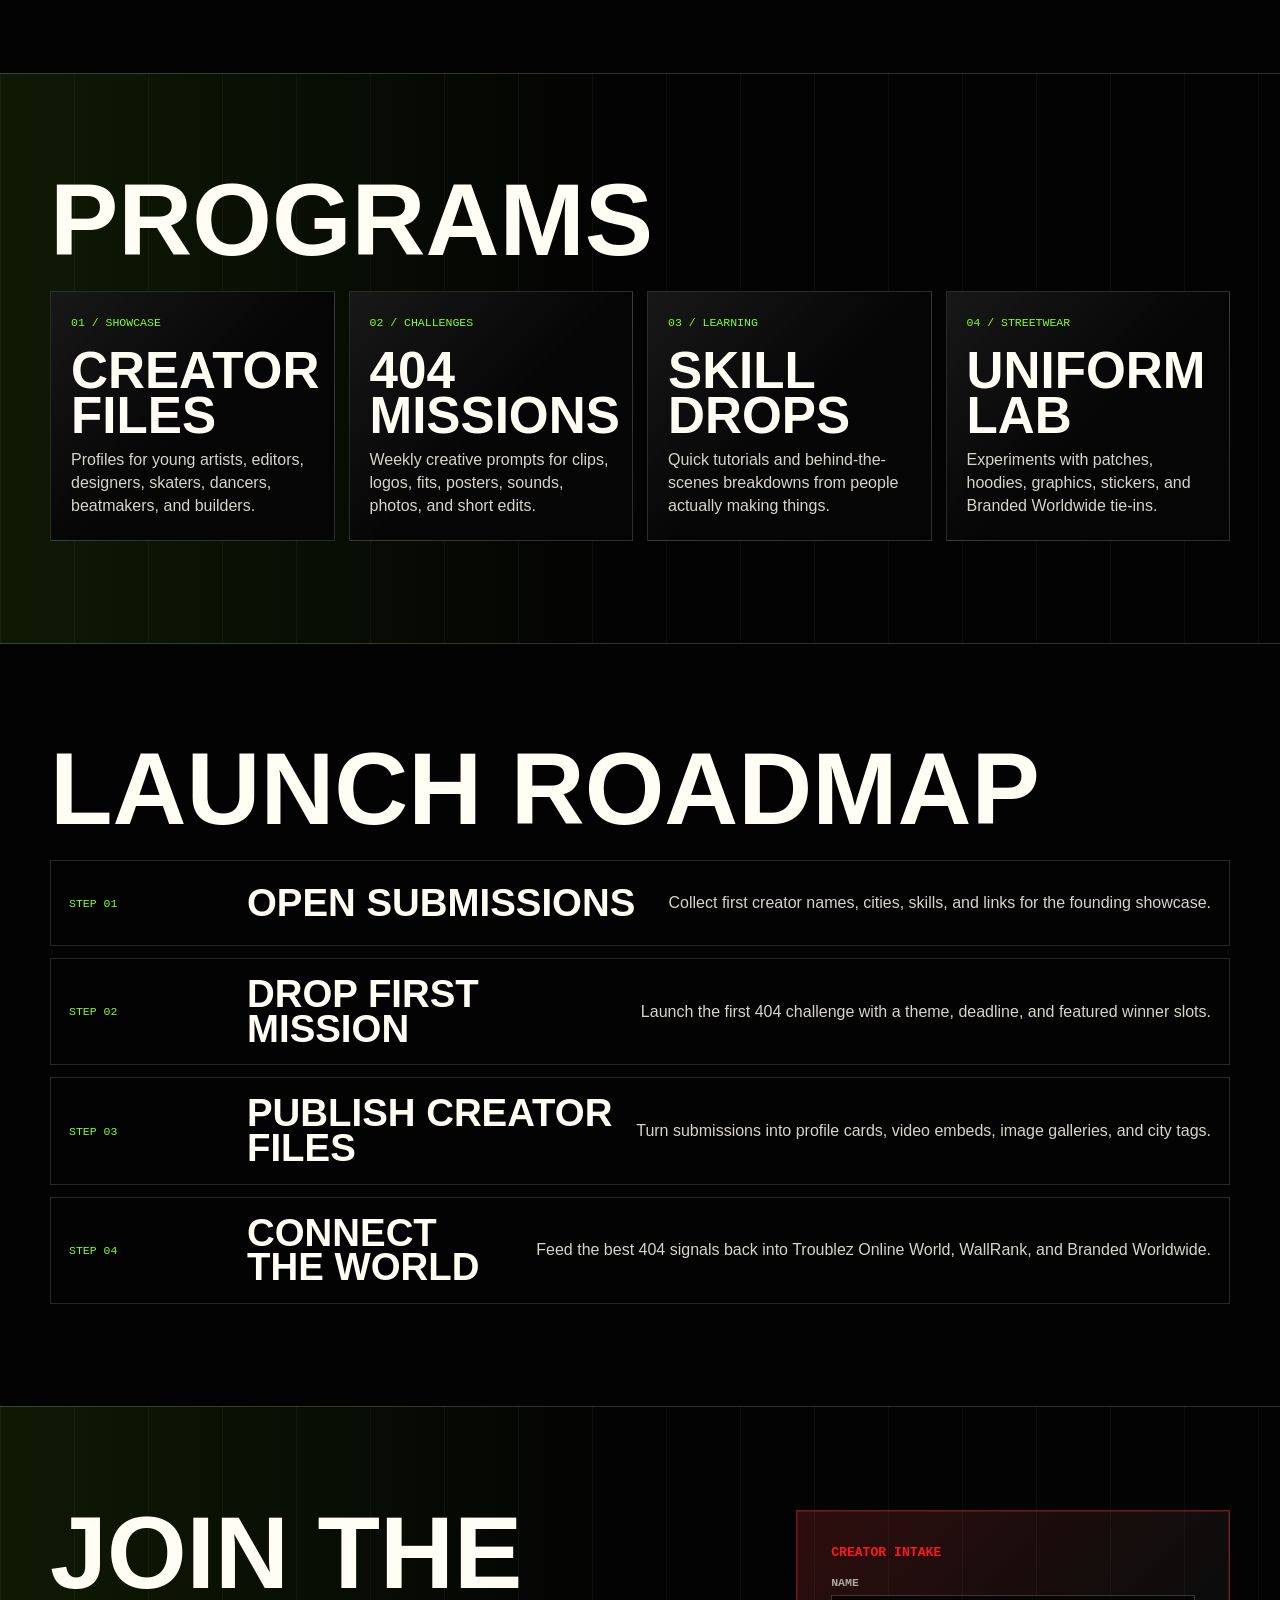
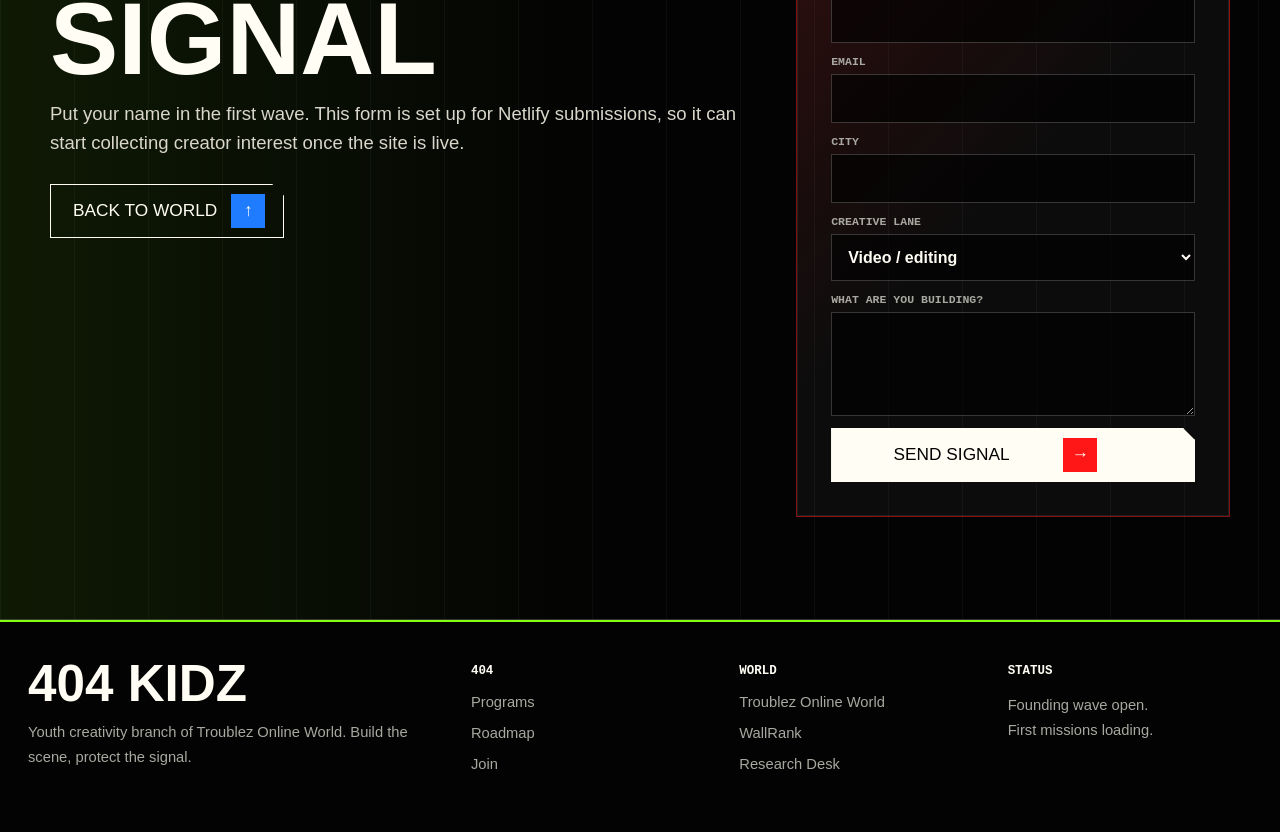
<file: 404-kidz.html>
<!doctype html>
<html lang="en">
  <head>
    <meta charset="utf-8" />
    <meta name="viewport" content="width=device-width, initial-scale=1" />
    <title>404 KiDZ | Troublez Online World</title>
    <meta
      name="description"
      content="404 KiDZ is the youth creativity branch of Troublez Online World: showcases, challenges, drops, workshops, and creator pathways."
    />
    <style>
      :root {
        --black: #030303;
        --paper: #fffdf4;
        --red: #ff1717;
        --blue: #1f7cff;
        --green: #84ff12;
        --yellow: #ffe600;
        --muted: #a8a8a0;
        --line: rgba(255, 255, 255, 0.18);
        --font-display: Impact, Haettenschweiler, "Arial Narrow Bold", sans-serif;
        --font-body: "Bahnschrift", "DIN Condensed", "Segoe UI", sans-serif;
      }

      * {
        box-sizing: border-box;
      }

      html {
        scroll-behavior: smooth;
        background: var(--black);
      }

      body {
        margin: 0;
        color: var(--paper);
        background:
          radial-gradient(circle at 12% 20%, rgba(255, 23, 23, 0.22), transparent 28rem),
          radial-gradient(circle at 86% 24%, rgba(31, 124, 255, 0.18), transparent 30rem),
          #030303;
        font-family: var(--font-body);
        overflow-x: hidden;
      }

      body::before {
        content: "";
        position: fixed;
        inset: 0;
        z-index: 10;
        pointer-events: none;
        background:
          repeating-linear-gradient(0deg, rgba(255, 255, 255, 0.045) 0 1px, transparent 1px 5px),
          linear-gradient(90deg, transparent, rgba(255, 255, 255, 0.035), transparent);
        mix-blend-mode: overlay;
        opacity: 0.42;
      }

      a {
        color: inherit;
        text-decoration: none;
      }

      .nav {
        position: fixed;
        top: 0;
        left: 0;
        right: 0;
        z-index: 8;
        display: grid;
        grid-template-columns: 1fr auto 1fr;
        align-items: center;
        min-height: 74px;
        padding: 0 28px;
        border-bottom: 1px solid rgba(255, 255, 255, 0.16);
        background: rgba(3, 3, 3, 0.78);
        backdrop-filter: blur(16px);
      }

      .brand-mark {
        display: flex;
        align-items: center;
        gap: 12px;
        font-family: var(--font-display);
        font-size: clamp(1.2rem, 2.4vw, 2rem);
        text-transform: uppercase;
      }

      .brand-mark span:first-child {
        color: var(--red);
        transform: rotate(-12deg);
      }

      .nav-links {
        display: flex;
        gap: clamp(12px, 2vw, 28px);
        color: #d9d8d0;
        font-size: 0.74rem;
        font-weight: 900;
        letter-spacing: 0.08em;
        text-transform: uppercase;
      }

      .signal {
        justify-self: end;
        display: flex;
        align-items: center;
        gap: 10px;
        color: var(--green);
        font-family: ui-monospace, Consolas, monospace;
        font-size: 0.8rem;
        font-weight: 900;
        text-transform: uppercase;
      }

      .signal::after {
        content: "";
        width: 8px;
        height: 8px;
        border-radius: 50%;
        background: var(--green);
        box-shadow: 0 0 14px var(--green);
      }

      .hero {
        position: relative;
        min-height: 100svh;
        display: grid;
        align-items: end;
        padding: 124px 28px 36px;
        isolation: isolate;
        overflow: hidden;
      }

      .hero::before {
        content: "";
        position: absolute;
        inset: 0;
        z-index: -3;
        background-image: url("assets/404-kidz-hero.png");
        background-size: cover;
        background-position: center;
        filter: saturate(1.08) contrast(1.06);
        transform: scale(1.02);
      }

      .hero::after {
        content: "";
        position: absolute;
        inset: 0;
        z-index: -2;
        background:
          linear-gradient(90deg, rgba(0, 0, 0, 0.9), rgba(0, 0, 0, 0.48) 48%, rgba(0, 0, 0, 0.2)),
          linear-gradient(0deg, #030303 0%, transparent 30%, rgba(0, 0, 0, 0.1) 68%, #030303 100%);
      }

      .hero-inner,
      .section-inner {
        width: min(1180px, 100%);
        margin: 0 auto;
      }

      h1 {
        margin: 0;
        max-width: 940px;
        font-family: var(--font-display);
        font-size: clamp(6rem, 18vw, 18rem);
        line-height: 0.74;
        text-transform: uppercase;
        text-shadow:
          0.035em 0 var(--red),
          -0.022em 0 var(--blue),
          0 0 38px rgba(255, 255, 255, 0.16);
      }

      .hero-copy {
        max-width: 640px;
        margin: 24px 0 0;
        color: #ebe8dd;
        font-size: clamp(1rem, 1.7vw, 1.35rem);
        font-weight: 700;
        line-height: 1.45;
      }

      .cta-row {
        display: flex;
        flex-wrap: wrap;
        gap: 12px;
        margin-top: 26px;
      }

      .btn {
        display: inline-grid;
        grid-auto-flow: column;
        align-items: center;
        gap: 14px;
        min-height: 54px;
        padding: 0 18px 0 22px;
        border: 1px solid var(--paper);
        background: var(--paper);
        color: var(--black);
        font-family: var(--font-display);
        font-size: 1.08rem;
        text-transform: uppercase;
        clip-path: polygon(0 0, calc(100% - 12px) 0, 100% 12px, 100% 100%, 0 100%);
        transition: transform 180ms ease, box-shadow 180ms ease;
      }

      .btn span {
        display: grid;
        place-items: center;
        width: 34px;
        height: 34px;
        background: var(--red);
        color: var(--paper);
      }

      .btn:hover {
        transform: translate(-3px, -3px);
        box-shadow: 7px 7px 0 var(--red);
      }

      .btn.secondary {
        background: transparent;
        color: var(--paper);
      }

      .btn.secondary span {
        background: var(--blue);
      }

      .ticker {
        display: flex;
        overflow: hidden;
        border-block: 2px solid var(--green);
        background: #050505;
        color: var(--green);
        font-family: var(--font-display);
        font-size: clamp(1rem, 2vw, 1.5rem);
        text-transform: uppercase;
        white-space: nowrap;
      }

      .ticker-track {
        display: flex;
        gap: 28px;
        min-width: max-content;
        padding: 10px 14px;
        animation: ticker 18s linear infinite;
      }

      .ticker span {
        color: var(--yellow);
      }

      .section {
        padding: clamp(56px, 8vw, 108px) 28px;
      }

      .section-title {
        margin: 0;
        font-family: var(--font-display);
        font-size: clamp(3.2rem, 8vw, 8rem);
        line-height: 0.84;
        text-transform: uppercase;
      }

      .intro-grid,
      .join-grid {
        display: grid;
        grid-template-columns: minmax(0, 0.92fr) minmax(320px, 0.58fr);
        gap: clamp(22px, 5vw, 58px);
        align-items: start;
      }

      .intro-copy {
        color: #d9d6cb;
        font-size: clamp(1rem, 1.45vw, 1.22rem);
        line-height: 1.56;
      }

      .code-panel,
      .join-panel {
        padding: clamp(22px, 4vw, 34px);
        border: 1px solid rgba(255, 23, 23, 0.48);
        background:
          linear-gradient(135deg, rgba(255, 23, 23, 0.14), transparent 48%),
          rgba(255, 255, 255, 0.035);
        box-shadow: inset 0 0 0 1px rgba(255, 255, 255, 0.08);
      }

      .code-panel h3,
      .join-panel h3 {
        margin: 0 0 16px;
        color: var(--red);
        font-family: ui-monospace, Consolas, monospace;
        font-size: 0.82rem;
        text-transform: uppercase;
      }

      .code-list {
        display: grid;
        gap: 14px;
        margin: 0;
        padding: 0;
        list-style: none;
      }

      .code-list li {
        display: grid;
        grid-template-columns: auto 1fr;
        gap: 12px;
        color: var(--paper);
        font-weight: 800;
        line-height: 1.35;
      }

      .code-list span {
        color: var(--green);
        font-family: var(--font-display);
      }

      .program-grid {
        display: grid;
        grid-template-columns: repeat(auto-fit, minmax(220px, 1fr));
        gap: 14px;
        margin-top: 28px;
      }

      .program-card {
        min-height: 250px;
        padding: 20px;
        border: 1px solid rgba(255, 255, 255, 0.15);
        background:
          linear-gradient(135deg, rgba(255, 255, 255, 0.075), transparent 54%),
          #050505;
        display: grid;
        align-content: space-between;
      }

      .program-card span {
        color: var(--green);
        font-family: ui-monospace, Consolas, monospace;
        font-size: 0.72rem;
        text-transform: uppercase;
      }

      .program-card h3 {
        margin: 18px 0 10px;
        font-family: var(--font-display);
        font-size: clamp(2.2rem, 4vw, 4.2rem);
        line-height: 0.88;
        text-transform: uppercase;
      }

      .program-card p {
        margin: 0;
        color: #d7d4ca;
        line-height: 1.45;
      }

      .drop-band {
        border-block: 1px solid var(--line);
        background:
          linear-gradient(90deg, rgba(132, 255, 18, 0.09), transparent 48%),
          repeating-linear-gradient(90deg, rgba(255, 255, 255, 0.035) 0 1px, transparent 1px 74px);
      }

      .roadmap {
        display: grid;
        gap: 12px;
        margin-top: 28px;
      }

      .roadmap-row {
        display: grid;
        grid-template-columns: 160px 1fr auto;
        gap: 18px;
        align-items: center;
        min-height: 86px;
        padding: 18px;
        border: 1px solid rgba(255, 255, 255, 0.14);
        background: rgba(3, 3, 3, 0.7);
      }

      .roadmap-row span {
        color: var(--green);
        font-family: ui-monospace, Consolas, monospace;
        font-size: 0.72rem;
        text-transform: uppercase;
      }

      .roadmap-row strong {
        font-family: var(--font-display);
        font-size: clamp(1.8rem, 3vw, 3rem);
        line-height: 0.9;
        text-transform: uppercase;
      }

      .roadmap-row p {
        margin: 0;
        color: #d7d4ca;
      }

      form {
        display: grid;
        gap: 12px;
      }

      label {
        display: grid;
        gap: 6px;
        color: var(--muted);
        font-family: ui-monospace, Consolas, monospace;
        font-size: 0.72rem;
        font-weight: 900;
        text-transform: uppercase;
      }

      input,
      select,
      textarea {
        width: 100%;
        border: 1px solid rgba(255, 255, 255, 0.2);
        background: rgba(0, 0, 0, 0.64);
        color: var(--paper);
        font: 700 1rem/1.3 var(--font-body);
        padding: 13px 12px;
      }

      textarea {
        min-height: 104px;
        resize: vertical;
      }

      .footer {
        display: grid;
        grid-template-columns: 1.2fr repeat(3, 0.7fr);
        gap: 24px;
        padding: 42px 28px;
        border-top: 2px solid var(--green);
        background: #030303;
      }

      .footer h2 {
        margin: 0;
        font-family: var(--font-display);
        font-size: clamp(2rem, 4vw, 4.8rem);
        line-height: 0.8;
        text-transform: uppercase;
      }

      .footer p,
      .footer a {
        color: var(--muted);
        font-size: 0.92rem;
        line-height: 1.7;
      }

      .footer h4 {
        margin: 0 0 12px;
        color: var(--paper);
        font-family: ui-monospace, Consolas, monospace;
        font-size: 0.78rem;
        text-transform: uppercase;
      }

      .footer-links {
        display: grid;
        gap: 6px;
      }

      @keyframes ticker {
        to {
          transform: translateX(-50%);
        }
      }

      @media (prefers-reduced-motion: reduce) {
        *,
        *::before,
        *::after {
          animation-duration: 1ms !important;
          animation-iteration-count: 1 !important;
          scroll-behavior: auto !important;
          transition-duration: 1ms !important;
        }
      }

      @media (max-width: 900px) {
        .nav {
          grid-template-columns: 1fr auto;
          min-height: 68px;
          padding: 0 18px;
        }

        .nav-links {
          display: none;
        }

        .intro-grid,
        .join-grid,
        .footer {
          grid-template-columns: 1fr;
        }

        .section {
          padding-inline: 18px;
        }

        .roadmap-row {
          grid-template-columns: 1fr;
        }
      }

      @media (max-width: 520px) {
        h1 {
          font-size: clamp(5rem, 28vw, 8rem);
        }

        .cta-row {
          display: grid;
        }

        .btn {
          width: 100%;
          justify-content: space-between;
        }
      }
    </style>
  </head>
  <body>
    <nav class="nav" aria-label="404 KiDZ navigation">
      <a class="brand-mark" href="index.html" aria-label="Back to Troublez Online World">
        <span>♕</span>
        <span>Troublez</span>
      </a>
      <div class="nav-links">
        <a href="#programs">Programs</a>
        <a href="#drops">Drops</a>
        <a href="#join">Join</a>
        <a href="index.html">World</a>
      </div>
      <div class="signal">404 signal</div>
    </nav>

    <header class="hero" id="top">
      <div class="hero-inner">
        <h1>404 KiDZ</h1>
        <p class="hero-copy">
          A creative branch for young builders who do not fit the default path: video, fashion,
          music, design, skating, editing, street art, and digital worlds made from raw ideas.
        </p>
        <div class="cta-row">
          <a class="btn" href="#join">Join the signal <span>→</span></a>
          <a class="btn secondary" href="#programs">See programs <span>↘</span></a>
        </div>
      </div>
    </header>

    <div class="ticker" aria-hidden="true">
      <div class="ticker-track">
        <b>Create louder</b><span>⚡</span><b>No default path</b><span>⚡</span><b>Protect the youth</b><span>⚡</span><b>Build the scene</b><span>⚡</span>
        <b>Create louder</b><span>⚡</span><b>No default path</b><span>⚡</span><b>Protect the youth</b><span>⚡</span><b>Build the scene</b><span>⚡</span>
      </div>
    </div>

    <main>
      <section class="section" aria-label="404 KiDZ mission">
        <div class="section-inner intro-grid">
          <div>
            <h2 class="section-title">Creative trouble, focused</h2>
            <div class="intro-copy">
              <p>
                404 KiDZ is where the weird idea gets a place to breathe. It is built for youth who are
                filming on phones, drawing logos in notebooks, making beats after school, editing clips,
                customizing clothes, skating spots, and learning how to turn taste into a real project.
              </p>
              <p>
                The mission is simple: give young creators a lane, a challenge, a showcase, and a reason
                to keep building. The world does not need more permission slips. It needs more places where
                raw talent can get sharpened.
              </p>
            </div>
          </div>
          <aside class="code-panel">
            <h3>404 code</h3>
            <ul class="code-list">
              <li><span>01</span><strong>Build first. Perfect later.</strong></li>
              <li><span>02</span><strong>Make the block visible.</strong></li>
              <li><span>03</span><strong>Turn mistakes into style.</strong></li>
              <li><span>04</span><strong>Protect the young creators coming next.</strong></li>
            </ul>
          </aside>
        </div>
      </section>

      <section class="section drop-band" id="programs" aria-label="404 KiDZ programs">
        <div class="section-inner">
          <h2 class="section-title">Programs</h2>
          <div class="program-grid">
            <article class="program-card">
              <div>
                <span>01 / Showcase</span>
                <h3>Creator files</h3>
                <p>Profiles for young artists, editors, designers, skaters, dancers, beatmakers, and builders.</p>
              </div>
            </article>
            <article class="program-card">
              <div>
                <span>02 / Challenges</span>
                <h3>404 missions</h3>
                <p>Weekly creative prompts for clips, logos, fits, posters, sounds, photos, and short edits.</p>
              </div>
            </article>
            <article class="program-card">
              <div>
                <span>03 / Learning</span>
                <h3>Skill drops</h3>
                <p>Quick tutorials and behind-the-scenes breakdowns from people actually making things.</p>
              </div>
            </article>
            <article class="program-card">
              <div>
                <span>04 / Streetwear</span>
                <h3>Uniform lab</h3>
                <p>Experiments with patches, hoodies, graphics, stickers, and Branded Worldwide tie-ins.</p>
              </div>
            </article>
          </div>
        </div>
      </section>

      <section class="section" id="drops" aria-label="404 KiDZ launch roadmap">
        <div class="section-inner">
          <h2 class="section-title">Launch roadmap</h2>
          <div class="roadmap">
            <article class="roadmap-row">
              <span>Step 01</span>
              <strong>Open submissions</strong>
              <p>Collect first creator names, cities, skills, and links for the founding showcase.</p>
            </article>
            <article class="roadmap-row">
              <span>Step 02</span>
              <strong>Drop first mission</strong>
              <p>Launch the first 404 challenge with a theme, deadline, and featured winner slots.</p>
            </article>
            <article class="roadmap-row">
              <span>Step 03</span>
              <strong>Publish creator files</strong>
              <p>Turn submissions into profile cards, video embeds, image galleries, and city tags.</p>
            </article>
            <article class="roadmap-row">
              <span>Step 04</span>
              <strong>Connect the world</strong>
              <p>Feed the best 404 signals back into Troublez Online World, WallRank, and Branded Worldwide.</p>
            </article>
          </div>
        </div>
      </section>

      <section class="section drop-band" id="join" aria-label="Join 404 KiDZ">
        <div class="section-inner join-grid">
          <div>
            <h2 class="section-title">Join the signal</h2>
            <p class="intro-copy">
              Put your name in the first wave. This form is set up for Netlify submissions, so it can start
              collecting creator interest once the site is live.
            </p>
            <div class="cta-row">
              <a class="btn secondary" href="index.html">Back to world <span>↑</span></a>
            </div>
          </div>
          <aside class="join-panel">
            <h3>Creator intake</h3>
            <form name="404-kidz-intake" method="POST" data-netlify="true">
              <input type="hidden" name="form-name" value="404-kidz-intake" />
              <label>
                Name
                <input name="name" autocomplete="name" required />
              </label>
              <label>
                Email
                <input type="email" name="email" autocomplete="email" required />
              </label>
              <label>
                City
                <input name="city" autocomplete="address-level2" />
              </label>
              <label>
                Creative lane
                <select name="lane">
                  <option>Video / editing</option>
                  <option>Fashion / design</option>
                  <option>Music / sound</option>
                  <option>Street art / visuals</option>
                  <option>Skate / dance / performance</option>
                  <option>Other</option>
                </select>
              </label>
              <label>
                What are you building?
                <textarea name="message"></textarea>
              </label>
              <button class="btn" type="submit">Send signal <span>→</span></button>
            </form>
          </aside>
        </div>
      </section>
    </main>

    <footer class="footer">
      <div>
        <h2>404 KiDZ</h2>
        <p>Youth creativity branch of Troublez Online World. Build the scene, protect the signal.</p>
      </div>
      <div>
        <h4>404</h4>
        <div class="footer-links">
          <a href="#programs">Programs</a>
          <a href="#drops">Roadmap</a>
          <a href="#join">Join</a>
        </div>
      </div>
      <div>
        <h4>World</h4>
        <div class="footer-links">
          <a href="index.html">Troublez Online World</a>
          <a href="index.html#wallrank">WallRank</a>
          <a href="index.html#research-desk">Research Desk</a>
        </div>
      </div>
      <div>
        <h4>Status</h4>
        <p>Founding wave open.<br />First missions loading.</p>
      </div>
    </footer>
  </body>
</html>
</file>
